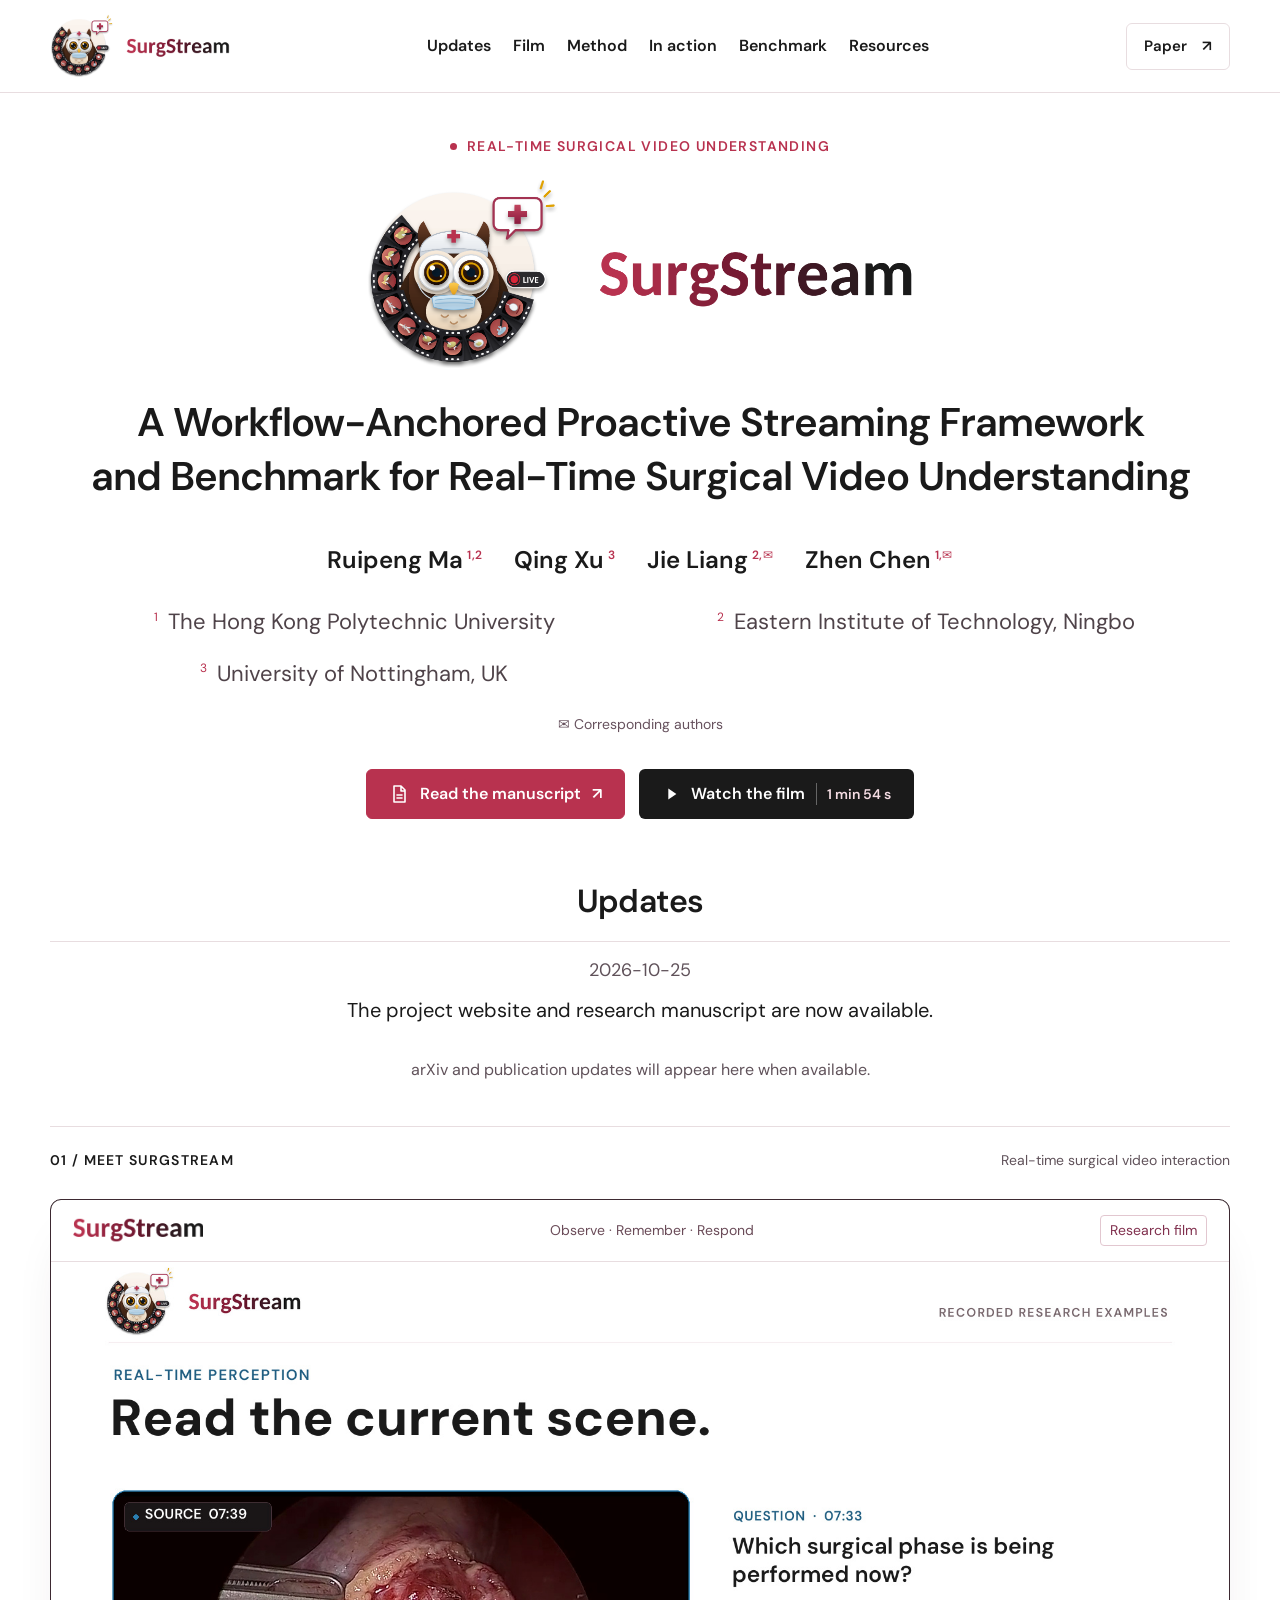
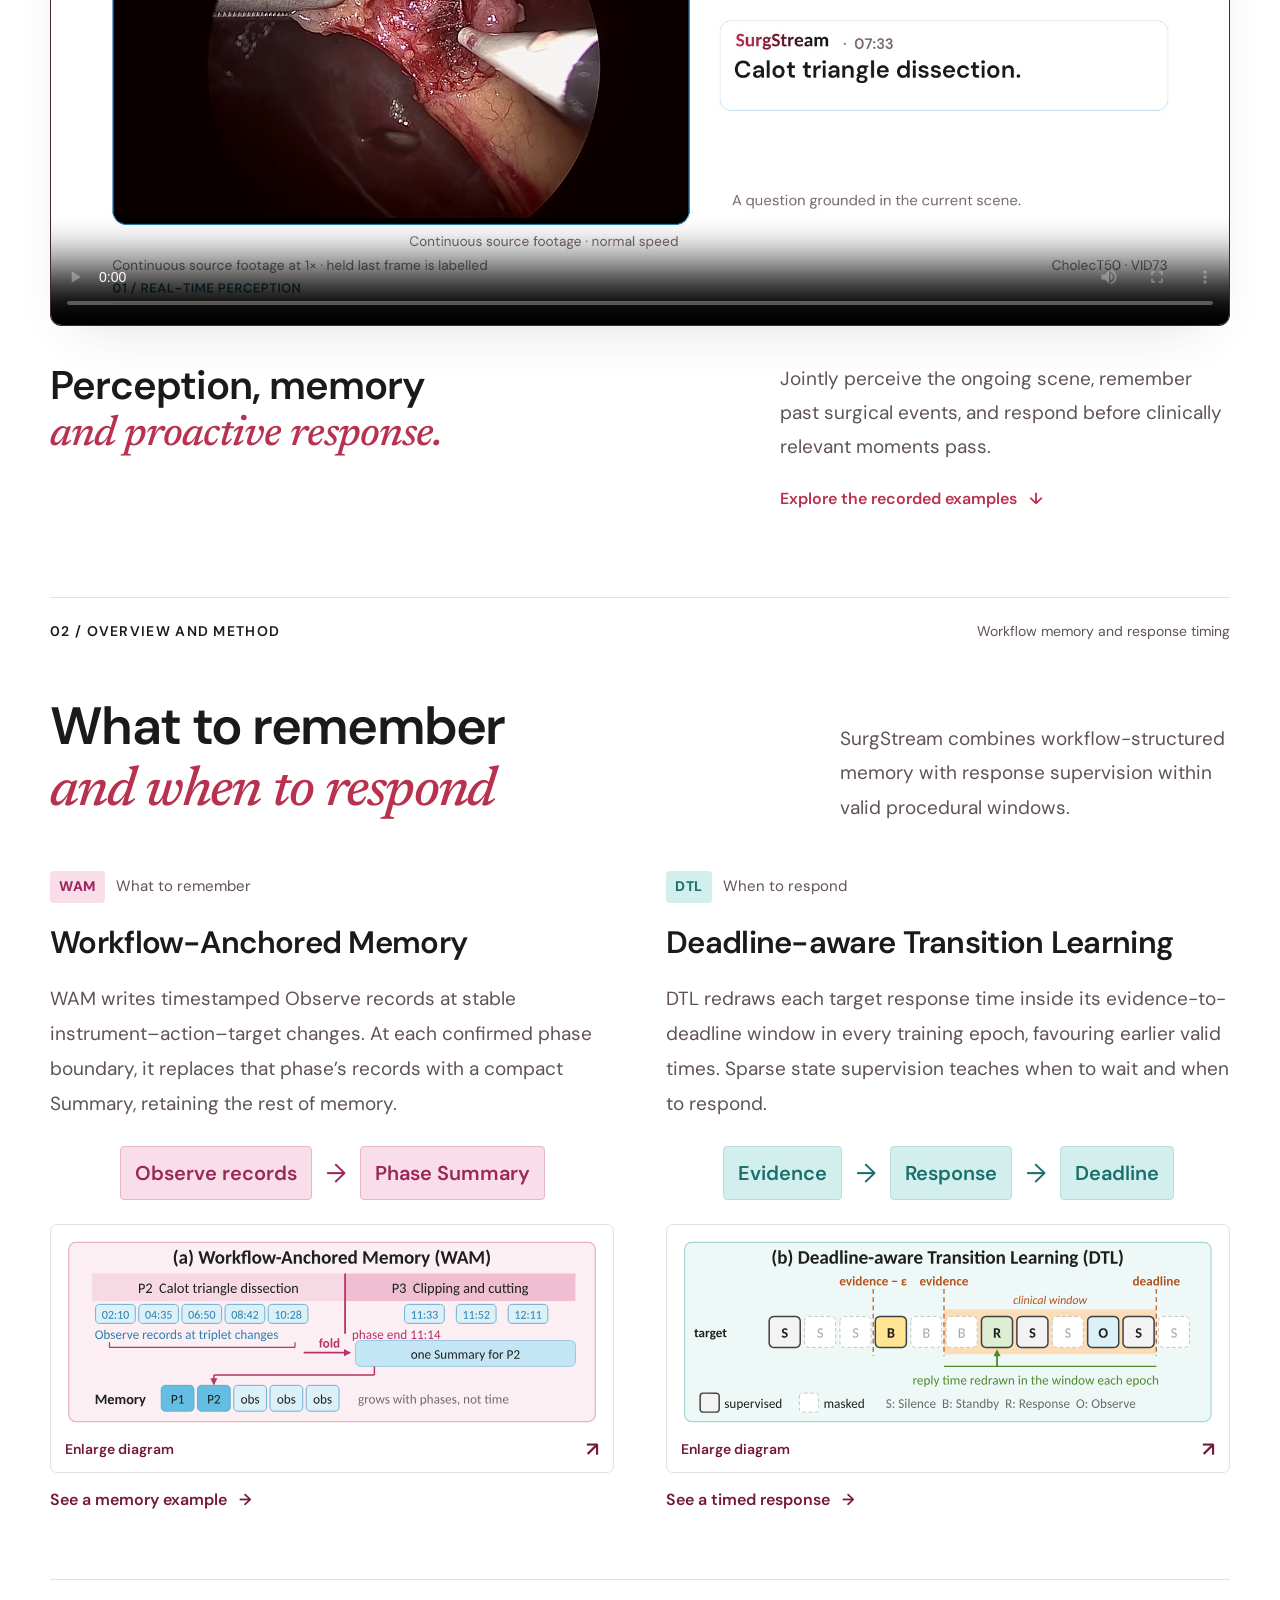
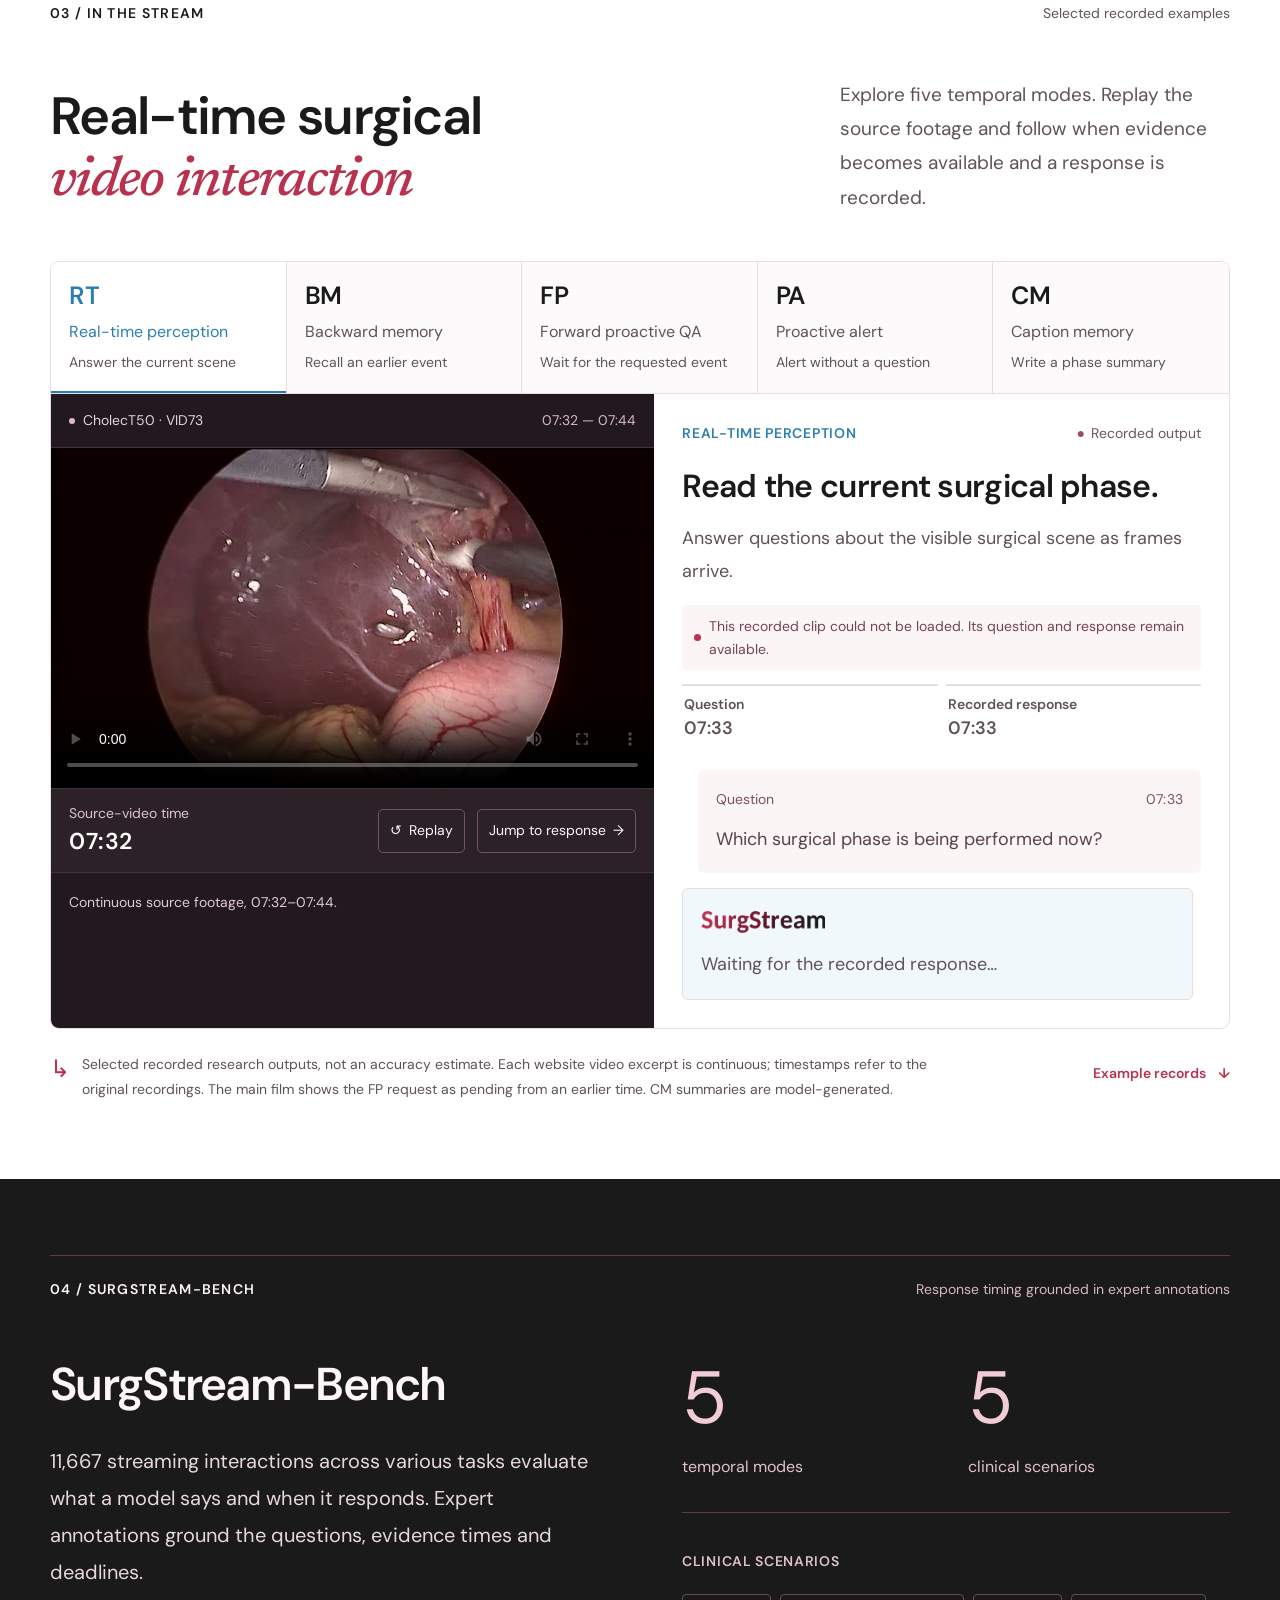
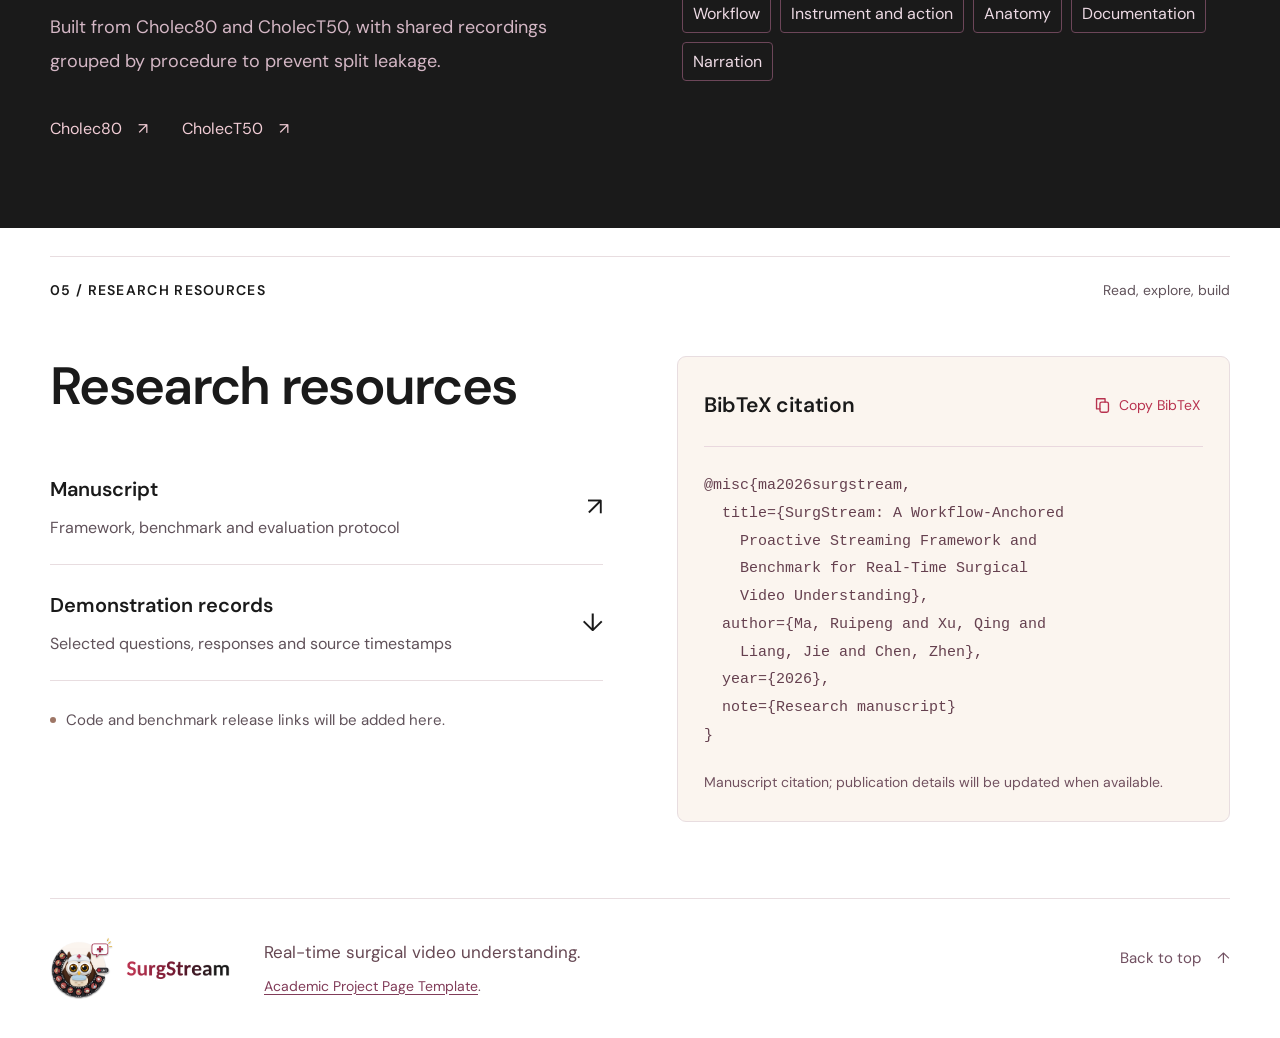
<file: index.html>
<!doctype html>
<html lang="en">
<head>
  <meta charset="utf-8">
  <meta name="viewport" content="width=device-width, initial-scale=1">
  <meta name="theme-color" content="#ffffff">
  <meta name="description" content="SurgStream is a workflow-anchored proactive streaming framework and benchmark for real-time surgical video understanding.">
  <meta name="author" content="Ruipeng Ma, Qing Xu, Jie Liang, Zhen Chen">
  <meta property="og:type" content="website">
  <meta property="og:title" content="SurgStream: A Workflow-Anchored Proactive Streaming Framework and Benchmark for Real-Time Surgical Video Understanding">
  <meta property="og:description" content="A workflow-anchored proactive streaming framework and benchmark for real-time surgical video understanding.">
  <link rel="canonical" href="https://surgstream.github.io/">
  <meta property="og:url" content="https://surgstream.github.io/">
  <meta property="og:image" content="https://surgstream.github.io/assets/promo-poster.jpg?v=0edecefcaf49">
  <title>SurgStream · Real-Time Surgical Video Understanding</title>
  <link rel="icon" type="image/png" href="assets/favicon-transparent.png">
  <link rel="stylesheet" href="styles.css?v=transparent-brand-20261027">
  <script defer src="media-guard.js?v=0f0ef3bf8658"></script>
  <script defer src="assets/demo-data.js?v=da8feba66d77"></script>
  <script defer src="app.js?v=865adc716788"></script>
</head>
<body>
  <a class="skip-link" href="#main">Skip to content</a>
  <header class="site-header home-header">
    <nav class="nav shell" aria-label="Main navigation">
      <a class="wordmark" href="#" aria-label="SurgStream home"><img src="assets/surgstream-logo-transparent.png" alt="SurgStream" width="180" height="61"></a>
      <button id="nav-toggle" class="nav-toggle" type="button" aria-expanded="false" aria-controls="project-nav">Menu <span aria-hidden="true">☰</span></button>
      <div id="project-nav" class="nav-links"><a href="#updates">Updates</a><a href="#film">Film</a><a href="#approach">Method</a><a href="#examples">In action</a><a href="#benchmark">Benchmark</a><a href="#resources">Resources</a></div>
      <a class="nav-paper" href="assets/surgstream-manuscript.pdf?v=1c4fd9ba8629" target="_blank" rel="noopener" aria-label="Read the manuscript">Paper <span aria-hidden="true">↗</span></a>
    </nav>
  </header>
  <main id="main">
    <section class="hero shell" aria-labelledby="project-title">
      <div class="eyebrow hero-eyebrow"><span class="status-dot" aria-hidden="true"></span> Real-time surgical video understanding</div>
      <h1 id="project-title"><img src="assets/surgstream-logo-transparent.png" alt="SurgStream" width="620" height="209" fetchpriority="high"></h1>
      <p class="paper-title">A Workflow-Anchored Proactive Streaming Framework<br class="desktop-break"> and Benchmark for Real-Time Surgical Video Understanding</p>
      <div class="authors" aria-label="Authors"><span>Ruipeng Ma<sup>1,2</sup></span><span>Qing Xu<sup>3</sup></span><span>Jie Liang<sup>2,✉</sup></span><span>Zhen Chen<sup>1,✉</sup></span></div>
      <div class="affiliations"><span><sup>1</sup> The Hong Kong Polytechnic University</span><span><sup>2</sup> Eastern Institute of Technology, Ningbo</span><span><sup>3</sup> University of Nottingham, UK</span></div>
      <p class="corresponding">✉ Corresponding authors</p>
      <div class="hero-actions"><a class="button button-brand" href="assets/surgstream-manuscript.pdf?v=1c4fd9ba8629" target="_blank" rel="noopener"><svg viewBox="0 0 20 20" aria-hidden="true"><path d="M5 2h7l4 4v12H5zM12 2v5h4M8 11h5M8 14h5"/></svg>Read the manuscript <span aria-hidden="true">↗</span></a><a class="button button-dark" href="#film"><svg viewBox="0 0 20 20" aria-hidden="true"><path d="m7 4 9 6-9 6z"/></svg>Watch the film <span class="button-duration">1 min 54 s</span></a></div>
    </section>

    <section id="updates" class="updates-section shell" aria-labelledby="updates-title">
      <h2 id="updates-title">Updates</h2>
      <ul class="updates-list"><li><time datetime="2026-10-25">2026-10-25</time><p>The project website and research manuscript are now available.</p></li></ul>
      <p class="updates-note">arXiv and publication updates will appear here when available.</p>
    </section>

    <section id="film" class="film-section shell" aria-labelledby="film-title">
      <div class="section-kicker"><span>01 / Meet SurgStream</span><span class="kicker-end">Real-time surgical video interaction</span></div>
      <div class="film-frame"><div class="film-bar"><span class="film-brand"><img src="assets/surgstream-logo-transparent.png" alt="SurgStream" width="110" height="28"></span><span>Observe · Remember · Respond</span><span class="film-badge">Research film</span></div><video id="promo-video" controls controlslist="nodownload" playsinline preload="metadata" poster="assets/promo-poster.jpg?v=0edecefcaf49" aria-label="SurgStream promotional research film"><source src="assets/surgstream-promo.mp4?v=eed2dbc1a925" type="video/mp4"><track label="English" kind="captions" srclang="en" src="assets/promo.en.vtt?v=84fad80ef162" default><track label="简体中文" kind="subtitles" srclang="zh" src="assets/promo.zh.vtt?v=e95c519d5979">Your browser does not support embedded video.</video></div>
      <div class="film-caption"><h2 id="film-title">Perception, memory<br><em>and proactive response.</em></h2><div><p>Jointly perceive the ongoing scene, remember past surgical events, and respond before clinically relevant moments pass.</p><a class="text-link" href="#examples">Explore the recorded examples <span aria-hidden="true">↓</span></a></div></div>
    </section>

    <section id="overview" class="overview-section shell section-space" aria-labelledby="overview-title">
      <div class="section-kicker"><span>02 / Overview and method</span><span class="kicker-end">Workflow memory and response timing</span></div>
      <div class="section-heading"><h2 id="overview-title">What to remember<br><em>and when to respond</em></h2><p>SurgStream combines workflow-structured memory with response supervision within valid procedural windows.</p></div>
      <div id="approach" class="method-grid">
        <article class="method-block">
          <div class="method-label"><span>WAM</span><span>What to remember</span></div><h3>Workflow-Anchored Memory</h3><p>WAM writes timestamped Observe records at stable instrument–action–target changes. At each confirmed phase boundary, it replaces that phase’s records with a compact Summary, retaining the rest of memory.</p>
          <div class="method-flow" aria-label="Conceptual workflow memory: observation records become a phase summary"><span class="state observe">Observe records</span><span aria-hidden="true">→</span><span class="state summary">Phase Summary</span></div>
          <figure class="method-figure"><button class="method-figure-button" type="button" data-method-diagram="wam" aria-haspopup="dialog" aria-controls="method-diagram-dialog" aria-label="Enlarge Workflow-Anchored Memory diagram"><img src="assets/method-wam.svg" alt="Workflow-Anchored Memory: structured observations are folded into a phase summary." loading="lazy" decoding="async" draggable="false"><span class="method-figure-action">Enlarge diagram <span aria-hidden="true">↗</span></span></button></figure>
          <a class="text-link method-demo-link" href="?mode=BM#examples" data-example-mode="BM">See a memory example <span aria-hidden="true">→</span></a>
        </article>
        <article class="method-block">
          <div class="method-label"><span>DTL</span><span>When to respond</span></div><h3>Deadline-aware Transition Learning</h3><p>DTL redraws each target response time inside its evidence-to-deadline window in every training epoch, favouring earlier valid times. Sparse state supervision teaches when to wait and when to respond.</p>
          <div class="method-flow" aria-label="Conceptual response timing: response inside the evidence-to-deadline window"><span class="state">Evidence</span><span aria-hidden="true">→</span><span class="state response">Response</span><span aria-hidden="true">→</span><span class="state">Deadline</span></div>
          <figure class="method-figure"><button class="method-figure-button" type="button" data-method-diagram="dtl" aria-haspopup="dialog" aria-controls="method-diagram-dialog" aria-label="Enlarge Deadline-aware Transition Learning diagram"><img src="assets/method-dtl.svg" alt="Deadline-aware Transition Learning: response timing is supervised within an evidence-to-deadline window." loading="lazy" decoding="async" draggable="false"><span class="method-figure-action">Enlarge diagram <span aria-hidden="true">↗</span></span></button></figure>
          <a class="text-link method-demo-link" href="?mode=FP#examples" data-example-mode="FP">See a timed response <span aria-hidden="true">→</span></a>
        </article>
      </div>
    </section>

    <section id="examples" class="examples-section shell section-space" aria-labelledby="examples-title">
      <div class="section-kicker"><span>03 / In the stream</span><span class="kicker-end">Selected recorded examples</span></div>
      <div class="section-heading"><h2 id="examples-title">Real-time surgical<br><em>video interaction</em></h2><p>Explore five temporal modes. Replay the source footage and follow when evidence becomes available and a response is recorded.</p></div>
      <div class="mode-tabs" role="tablist" aria-label="Temporal interaction mode"><button id="tab-RT" role="tab" aria-controls="example-panel" aria-selected="true" tabindex="0" data-mode="RT"><span>RT</span>Real-time perception<small>Answer the current scene</small></button><button id="tab-BM" role="tab" aria-controls="example-panel" aria-selected="false" tabindex="-1" data-mode="BM"><span>BM</span>Backward memory<small>Recall an earlier event</small></button><button id="tab-FP" role="tab" aria-controls="example-panel" aria-selected="false" tabindex="-1" data-mode="FP"><span>FP</span>Forward proactive QA<small>Wait for the requested event</small></button><button id="tab-PA" role="tab" aria-controls="example-panel" aria-selected="false" tabindex="-1" data-mode="PA"><span>PA</span>Proactive alert<small>Alert without a question</small></button><button id="tab-CM" role="tab" aria-controls="example-panel" aria-selected="false" tabindex="-1" data-mode="CM"><span>CM</span>Caption memory<small>Write a phase summary</small></button></div>
      <div id="example-panel" class="example-panel" role="tabpanel" aria-labelledby="tab-RT">
        <div class="example-media">
          <div class="example-media-label"><span class="status-dot" aria-hidden="true"></span><span id="example-source">CholecT50 · VID73</span><span id="example-range">07:32 — 07:44</span></div>
          <div class="example-video-wrap"><video id="example-video" controls controlslist="nodownload" playsinline preload="metadata" aria-label="Selected surgical video example"></video><img id="example-still" class="example-still" alt="" hidden></div>
          <div class="replay-toolbar"><div class="source-clock"><span>Source video</span><time id="example-clock" datetime="PT452S">07:32</time></div><button id="replay-example" type="button"><span aria-hidden="true">↺</span> Replay</button><button id="jump-response" type="button">Jump to response <span aria-hidden="true">→</span></button></div>
          <div id="example-caption" class="example-caption">Continuous source footage, 07:32–07:44.</div>
        </div>
        <div class="example-dialogue">
          <div class="dialogue-header"><span id="example-mode" class="mini-label">Real-time perception</span><span class="recorded-label"><span aria-hidden="true">●</span> Recorded output</span></div>
          <h3 id="example-title">What is happening now?</h3><p id="mode-description" class="mode-description">Answer questions about the visible surgical scene as frames arrive.</p>
          <div class="replay-state"><span class="status-dot" aria-hidden="true"></span><span id="replay-status" role="status" aria-live="polite">Recorded replay · ready to play</span></div>
          <ol id="example-timeline" class="example-timeline" aria-label="Source-video event timeline"></ol>
          <div class="transcript" aria-live="polite"><div class="message query-message"><div class="message-meta"><span id="query-label">Question</span><time id="query-time"></time></div><p id="example-query">A selected question will appear here.</p></div><div class="message answer-message"><div class="message-meta"><span class="answer-brand"><img src="assets/surgstream-logo-transparent.png" alt="SurgStream" width="94" height="24"></span><time id="answer-time"></time></div><p id="example-answer">A recorded model response will appear here.</p></div></div>
          <div id="example-records" class="example-records" hidden></div>
        </div>
      </div>
      <div class="example-note"><span class="note-mark" aria-hidden="true">↳</span><p id="source-note">Selected recorded research outputs, not an accuracy estimate. Each website video excerpt is continuous; timestamps refer to the original recordings. The main film shows the FP request as pending from an earlier time. CM summaries are model-generated.</p><a class="text-link" href="assets/demo-data.json?v=ef4e481a27ef" download>Example records <span aria-hidden="true">↓</span></a></div>
    </section>

    <section id="benchmark" class="benchmark-section section-space" aria-labelledby="benchmark-title"><div class="shell">
      <div class="section-kicker"><span>04 / SurgStream-Bench</span><span class="kicker-end">Response timing grounded in expert annotations</span></div>
      <div class="benchmark-grid">
        <div><h2 id="benchmark-title">SurgStream-Bench</h2><p class="benchmark-intro">11,667 streaming interactions across various tasks evaluate what a model says and when it responds. Expert annotations ground the questions, evidence times and deadlines.</p><p class="benchmark-detail">Built from Cholec80 and CholecT50, with shared recordings grouped by procedure to prevent split leakage.</p><div class="dataset-links"><a href="https://camma.unistra.fr/datasets/" target="_blank" rel="noopener">Cholec80 <span aria-hidden="true">↗</span></a><a href="https://github.com/CAMMA-public/cholect50" target="_blank" rel="noopener">CholecT50 <span aria-hidden="true">↗</span></a></div></div>
        <div class="benchmark-facts"><div class="benchmark-numbers"><div><strong>5</strong><span>temporal modes</span></div><div><strong>5</strong><span>clinical scenarios</span></div></div><div class="benchmark-scenarios"><span class="mini-label">Clinical scenarios</span><div><span>Workflow</span><span>Instrument and action</span><span>Anatomy</span><span>Documentation</span><span>Narration</span></div></div></div>
      </div>
    </div></section>

    <section id="resources" class="resources-section shell section-space" aria-labelledby="resources-title"><div class="section-kicker"><span>05 / Research resources</span><span class="kicker-end">Read, explore, build</span></div><div class="resource-grid"><div><h2 id="resources-title">Research resources</h2><a class="resource-item" href="assets/surgstream-manuscript.pdf?v=1c4fd9ba8629" target="_blank" rel="noopener"><span><strong>Manuscript</strong><small>Framework, benchmark and evaluation protocol</small></span><span aria-hidden="true">↗</span></a><a class="resource-item" href="assets/demo-data.json?v=ef4e481a27ef" download><span><strong>Demonstration records</strong><small>Selected questions, responses and source timestamps</small></span><span aria-hidden="true">↓</span></a><div class="release-note"><span class="status-dot" aria-hidden="true"></span><p>Code and benchmark release links will be added here.</p></div></div><aside id="citation" class="citation-card" aria-labelledby="citation-title"><div class="citation-heading"><h3 id="citation-title">BibTeX citation</h3><button id="copy-citation" type="button" aria-label="Copy BibTeX citation"><svg viewBox="0 0 20 20" aria-hidden="true"><rect x="7" y="6" width="10" height="12" rx="2"/><path d="M13 6V2H3v12h4"/></svg><span>Copy BibTeX</span></button></div><pre><code id="bibtex">@misc{ma2026surgstream,
  title={SurgStream: A Workflow-Anchored
    Proactive Streaming Framework and
    Benchmark for Real-Time Surgical
    Video Understanding},
  author={Ma, Ruipeng and Xu, Qing and
    Liang, Jie and Chen, Zhen},
  year={2026},
  note={Research manuscript}
}</code></pre><p class="citation-note">Manuscript citation; publication details will be updated when available.</p><span id="copy-status" class="sr-only" role="status" aria-live="polite"></span></aside></div></section>
    <dialog id="method-diagram-dialog" class="method-diagram-dialog" aria-labelledby="method-diagram-title">
      <div class="method-dialog-heading"><h2 id="method-diagram-title">Method diagram</h2><div class="method-dialog-actions"><button id="zoom-method-diagram" type="button" aria-pressed="false">Zoom in</button><button id="close-method-diagram" type="button" aria-label="Close diagram">Close <span aria-hidden="true">×</span></button></div></div>
      <div class="method-diagram-scroll" tabindex="0" role="region" aria-label="Method diagram"><img id="expanded-method-diagram" alt="" draggable="false"></div>
    </dialog>
  </main>
  <footer class="site-footer shell"><a class="wordmark" href="#"><img src="assets/surgstream-logo-transparent.png" alt="SurgStream" width="180" height="61"></a><div><p>Real-time surgical video understanding.</p><small><a href="https://github.com/eliahuhorwitz/Academic-project-page-template" target="_blank" rel="noopener">Academic Project Page Template</a>.</small></div><a class="back-top" href="#">Back to top <span aria-hidden="true">↑</span></a></footer>
</body>
</html>
</file>
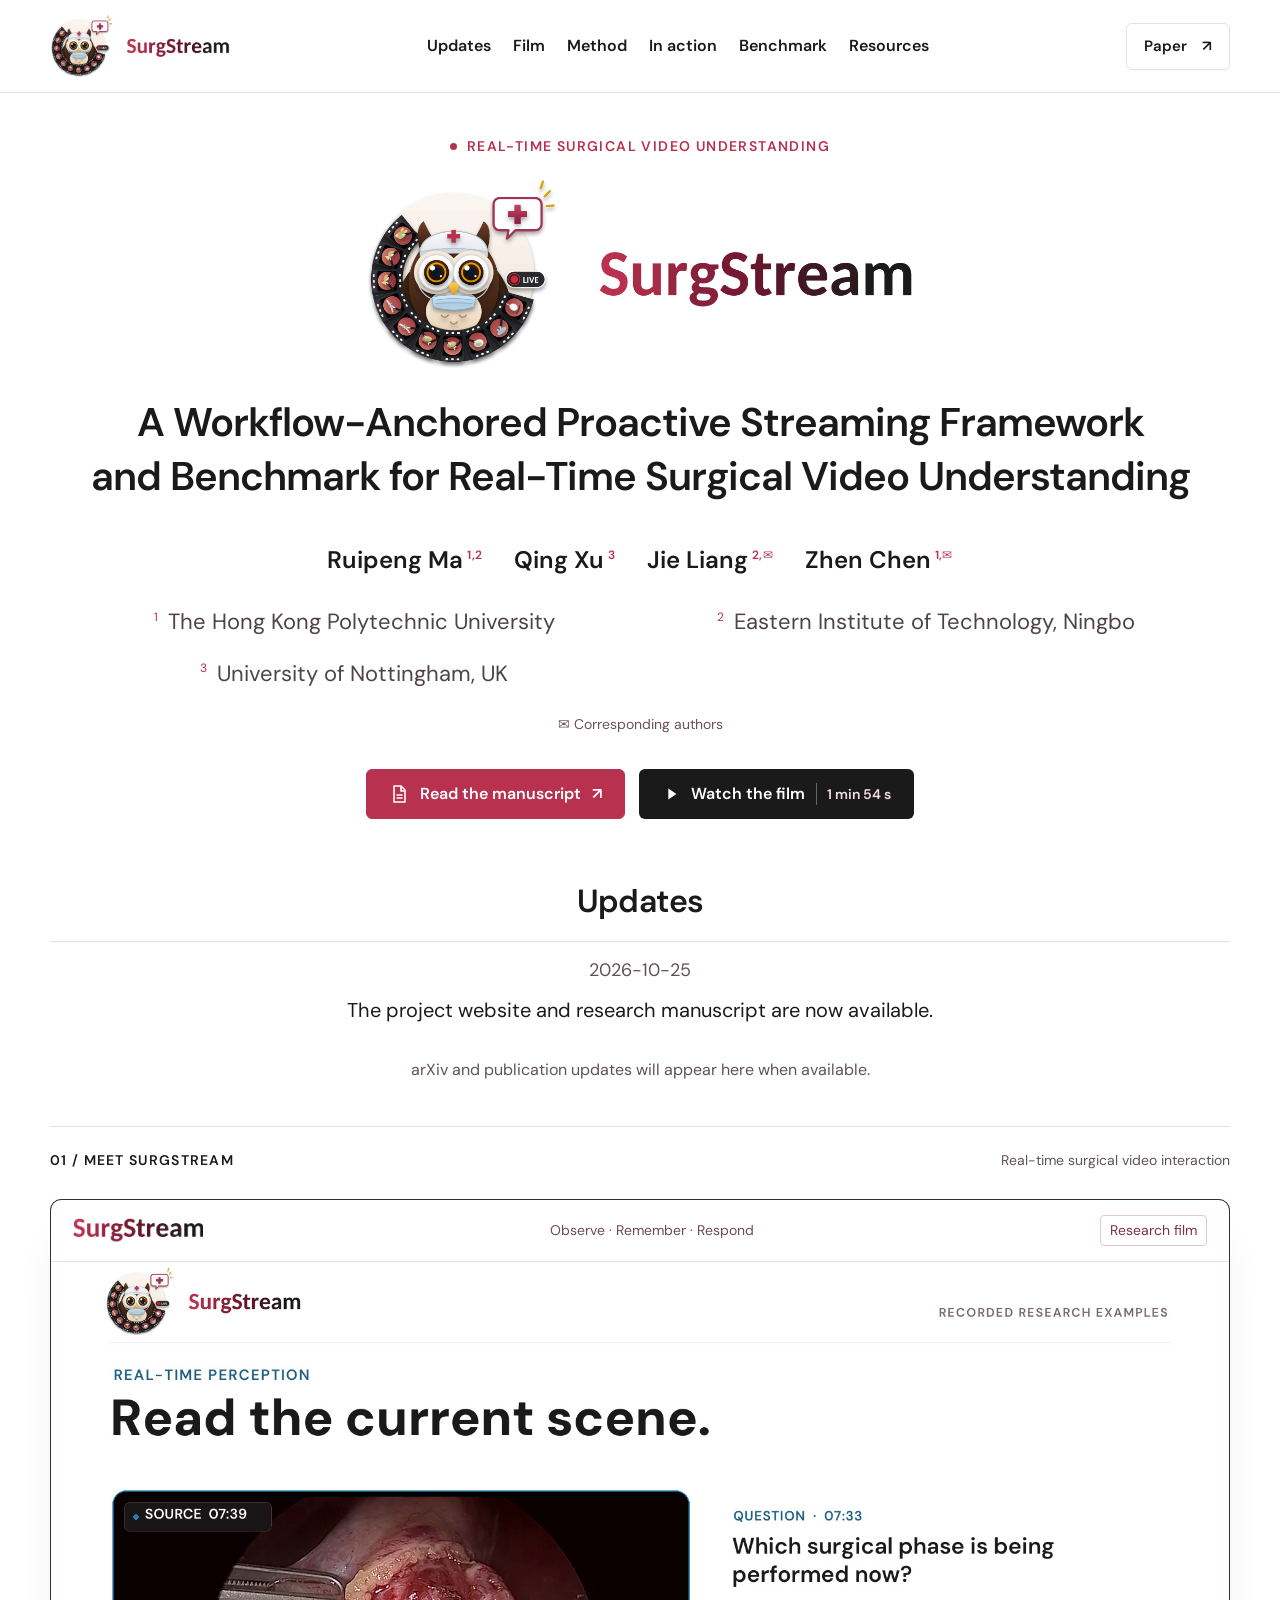
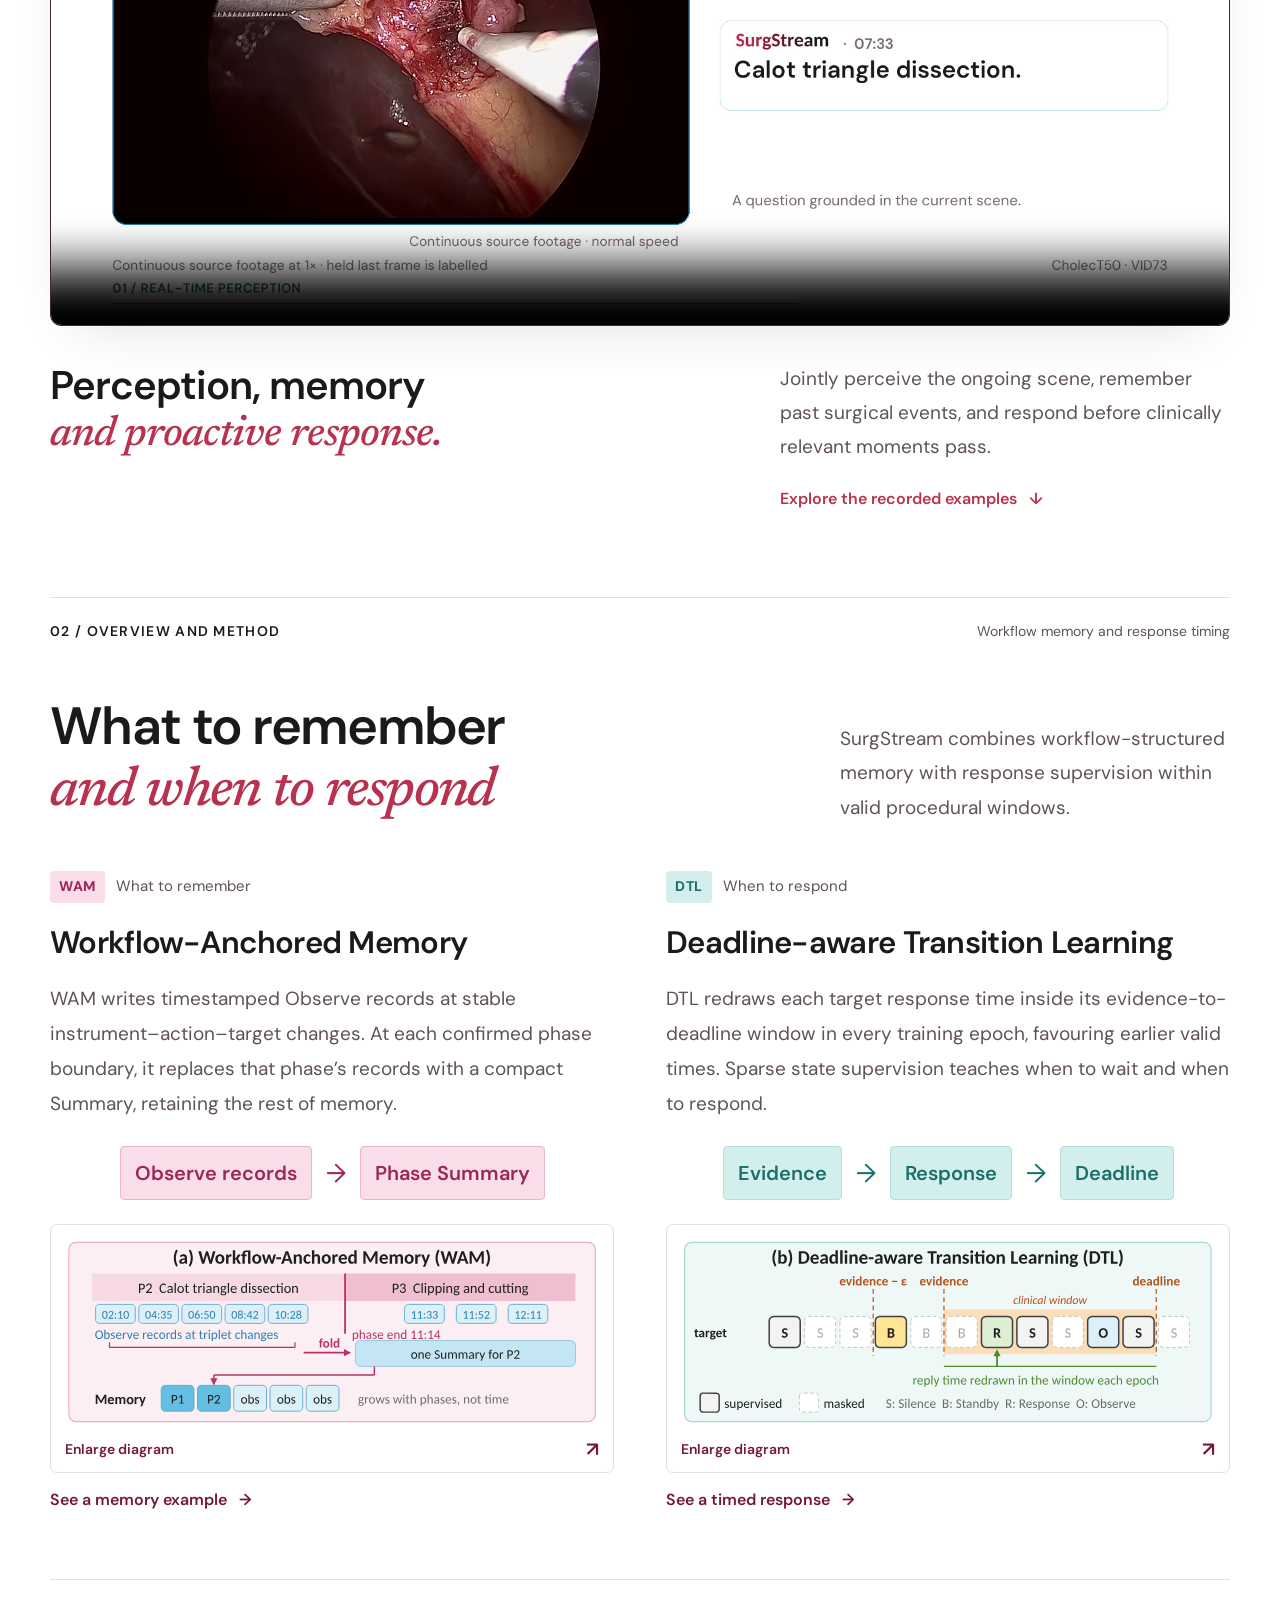
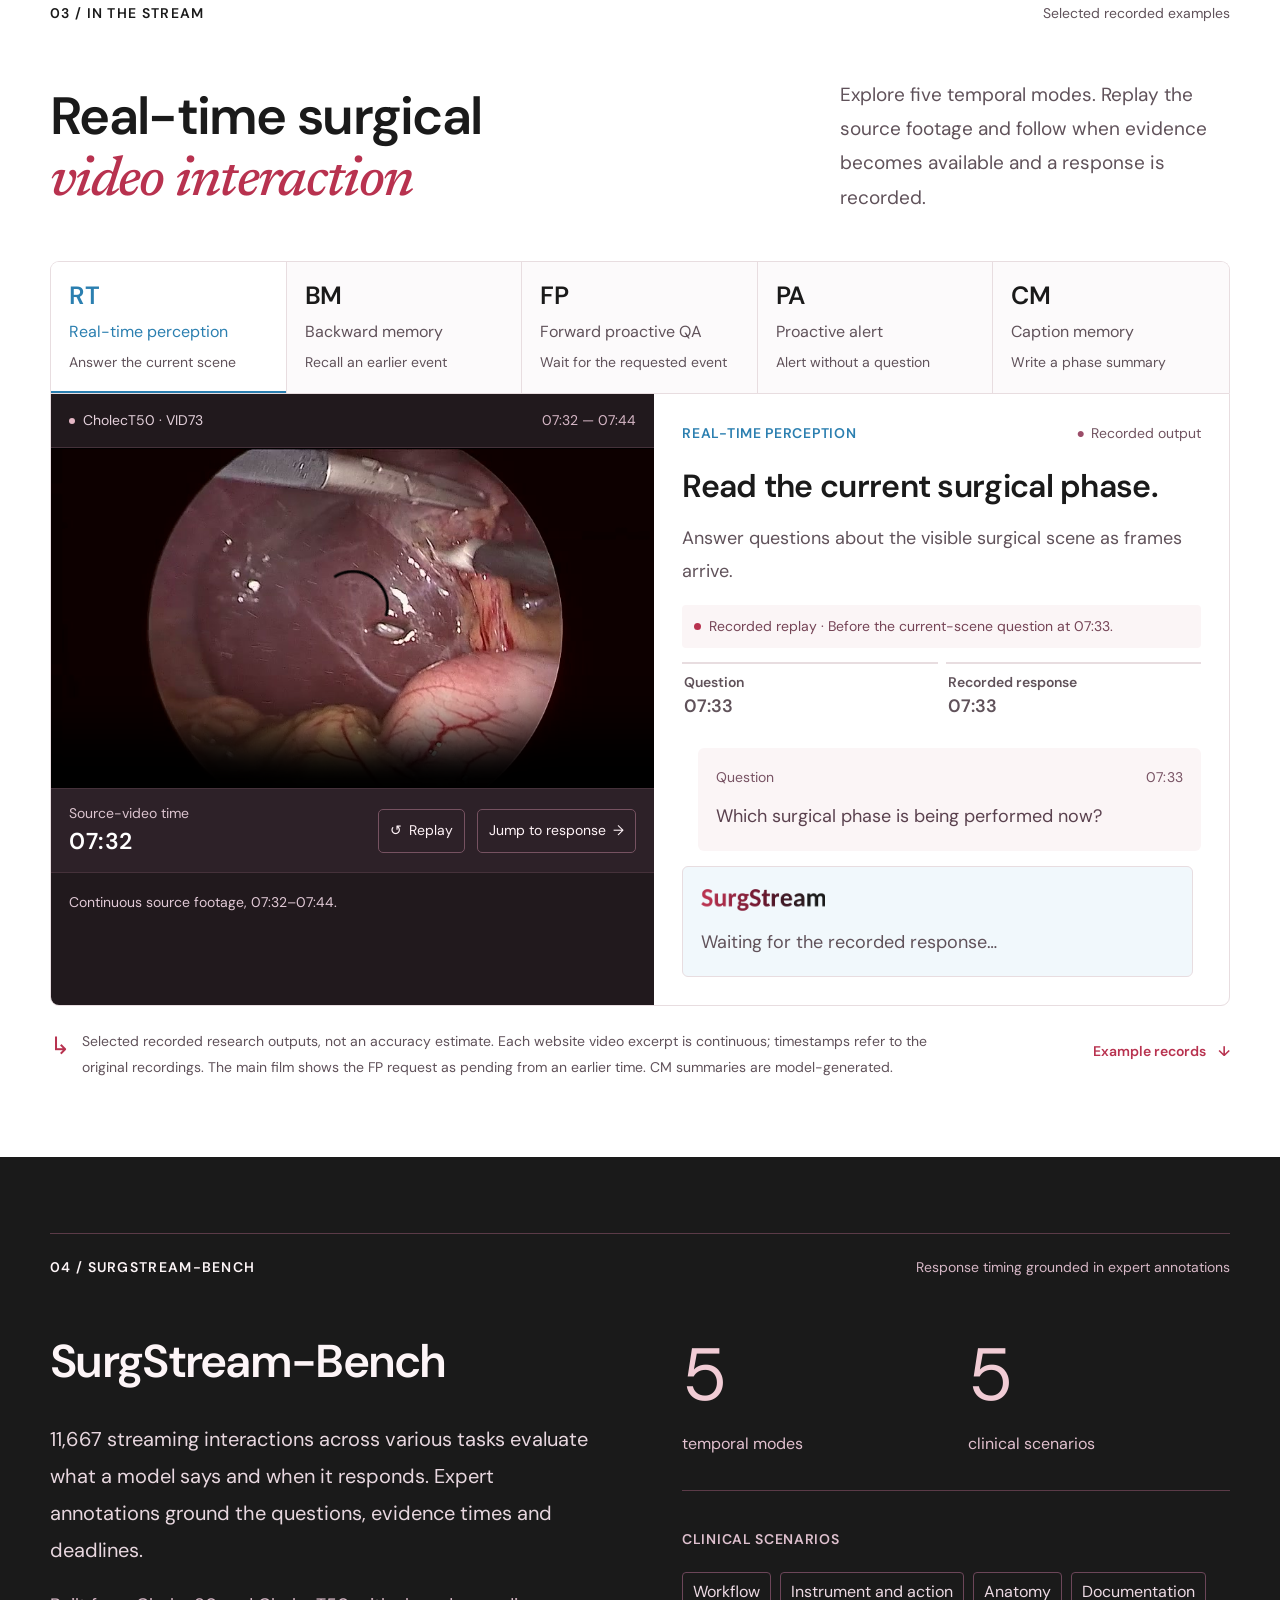
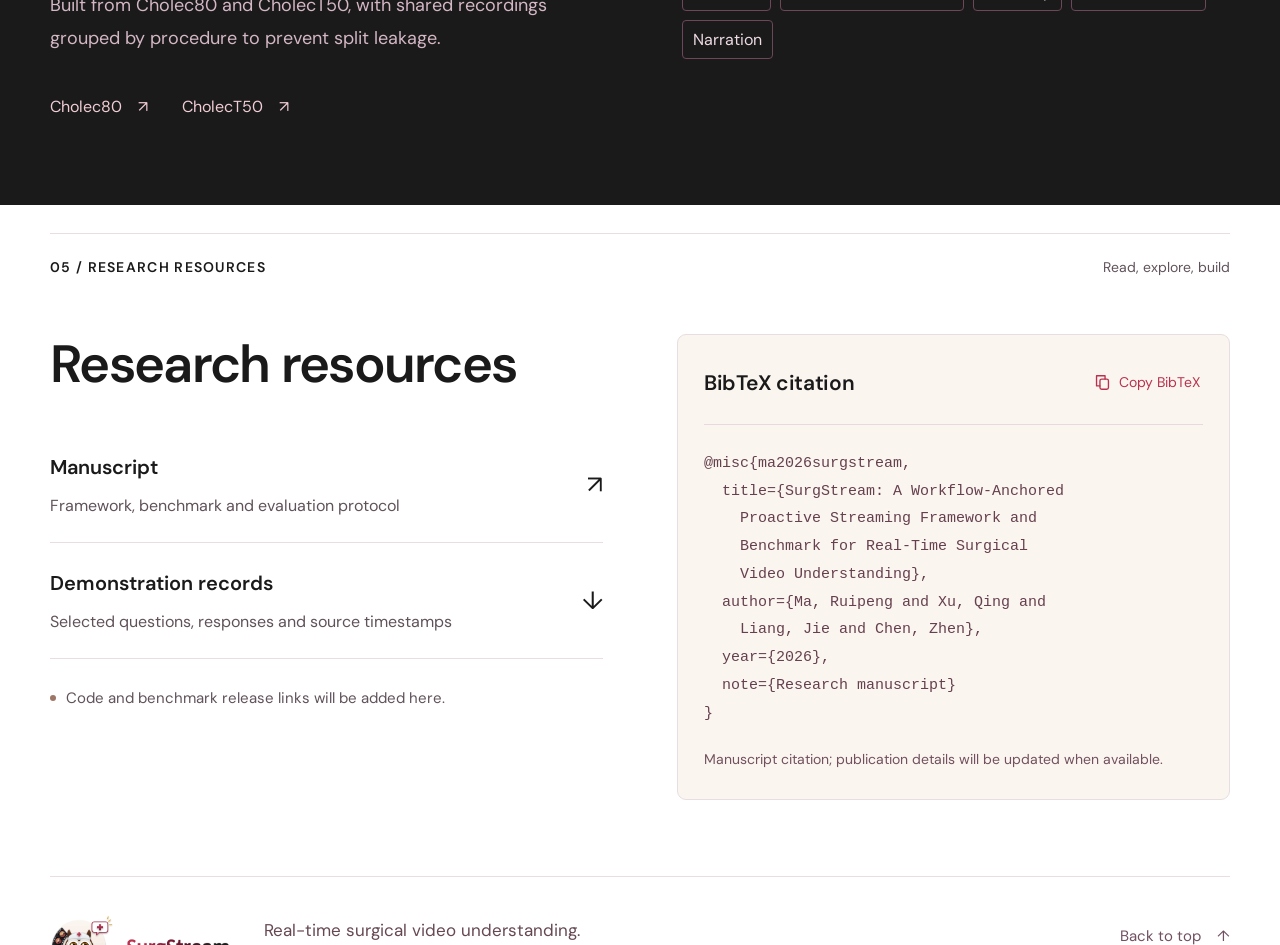
<file: benchmark.html>
<!doctype html>
<html lang="en">
<head>
  <meta charset="utf-8">
  <meta name="viewport" content="width=device-width, initial-scale=1">
  <meta http-equiv="refresh" content="0; url=index.html#benchmark">
  <link rel="canonical" href="https://surgstream.github.io/#benchmark">
  <title>SurgStream-Bench · SurgStream</title>
</head>
<body>
  <p><a href="index.html#benchmark">Continue to SurgStream-Bench.</a></p>
</body>
</html>
</file>
<file: styles.css>
@font-face {
  font-family: "DM Sans";
  src: url("assets/dm-sans-regular.ttf") format("truetype");
  font-style: normal;
  font-weight: 400;
  font-display: swap;
}
@font-face {
  font-family: "DM Sans";
  src: url("assets/dm-sans-semibold.ttf") format("truetype");
  font-style: normal;
  font-weight: 500 650;
  font-display: swap;
}
@font-face {
  font-family: "DM Sans";
  src: url("assets/dm-sans-bold.ttf") format("truetype");
  font-style: normal;
  font-weight: 700 1000;
  font-display: swap;
}
@font-face {
  font-family: "Newsreader";
  src: url("assets/newsreader-italic.ttf") format("truetype");
  font-style: italic;
  font-weight: 400 600;
  font-display: swap;
}

:root {
  --paper: #ffffff;
  --ink: #1a1a1a;
  --muted: #60525a;
  --brand: #b8324f;
  --brand-deep: #761a33;
  --accent: #f1ccd5;
  --line: #e8dde0;
  --soft: #fbf5ef;
  --serif: "Newsreader", Georgia, serif;
  --sans: "DM Sans", "Avenir Next", sans-serif;
}

/* Shared type and layout */
* { box-sizing: border-box; }
html { scroll-behavior: smooth; scroll-padding-top: 110px; }
body {
  margin: 0;
  background: var(--paper);
  color: var(--ink);
  font-family: var(--sans);
  font-size: 20px;
  line-height: 1.8;
  -webkit-font-smoothing: antialiased;
}
a { color: inherit; text-decoration: none; }
button { font: inherit; color: inherit; }
a, button { -webkit-tap-highlight-color: transparent; }
a:focus-visible, button:focus-visible, video:focus-visible {
  outline: 3px solid var(--brand);
  outline-offset: 5px;
}
::selection { color: var(--ink); background: var(--accent); }
svg {
  fill: none;
  stroke: currentColor;
  stroke-width: 1.6;
  stroke-linecap: round;
  stroke-linejoin: round;
}
img, video { max-width: 100%; -webkit-user-drag: none; user-select: none; -webkit-touch-callout: none; }
h1, h2, h3, h4, p { margin: 0; }
h2 {
  font-size: clamp(42px, 4.1vw, 56px);
  line-height: 1.16;
  font-weight: 550;
  letter-spacing: -1.7px;
}
h3 { font-size: 30px; line-height: 1.35; letter-spacing: -.7px; }
h2 em, h3 em {
  font-family: var(--serif);
  font-size: 1.06em;
  font-weight: 400;
  color: var(--brand);
}
p { color: var(--muted); }
.shell { width: min(1180px, calc(100% - 80px)); margin-inline: auto; }
.section-space { padding-block: 76px; }
.overview-section.section-space { padding-bottom: 28px; }
.examples-section.section-space { padding-top: 28px; }
.section-kicker {
  display: flex;
  justify-content: space-between;
  align-items: flex-start;
  gap: 24px;
  padding: 22px 0 28px;
  border-top: 1px solid var(--line);
  font-size: 14px;
  line-height: 1.6;
  font-weight: 650;
  text-transform: uppercase;
  letter-spacing: 1.3px;
}
.kicker-end { color: var(--muted); font-weight: 400; text-transform: none; letter-spacing: 0; }
.section-heading {
  display: flex;
  align-items: flex-end;
  justify-content: space-between;
  gap: 56px;
  margin: 26px 0 46px;
}
.section-heading > p { width: 390px; flex-shrink: 0; font-size: 19px; line-height: 1.8; }
.mini-label { font-size: 14px; line-height: 1.6; font-weight: 650; letter-spacing: .7px; text-transform: uppercase; }
.status-dot { display: inline-block; width: 7px; height: 7px; border-radius: 50%; background: var(--brand); flex-shrink: 0; }
.text-link { display: inline-flex; align-items: center; gap: 12px; min-height: 44px; font-size: 16px; font-weight: 600; }
.text-link > span { transition: transform .2s; }
.text-link:hover > span { transform: translate(2px, -2px); }
.skip-link { position: fixed; top: -100px; left: 20px; z-index: 20; padding: 12px 20px; background: var(--ink); color: white; }
.skip-link:focus { top: 12px; }
.sr-only {
  position: absolute;
  width: 1px;
  height: 1px;
  margin: -1px;
  padding: 0;
  overflow: hidden;
  clip: rect(0,0,0,0);
  white-space: nowrap;
  border: 0;
}

/* Academic project header and author block */
.site-header { position: sticky; top: 0; z-index: 15; border-bottom: 1px solid var(--line); background: #fffffff5; backdrop-filter: blur(14px); }
.nav { min-height: 92px; display: flex; align-items: center; justify-content: space-between; gap: 32px; padding-block: 10px; }
.wordmark { display: inline-flex; align-items: center; flex-shrink: 0; }
.wordmark img { display: block; width: 180px; height: auto; }
.nav-links { display: flex; flex-wrap: wrap; align-items: center; gap: 28px; font-size: 16px; font-weight: 500; }
.nav-links a { display: inline-flex; align-items: center; min-height: 44px; transition: color .15s; }
.nav-links a:hover { color: var(--brand); }
.nav-links a[aria-current="location"] { color: var(--brand); text-decoration: underline; text-underline-offset: 8px; text-decoration-thickness: 2px; }
.nav-toggle { display: none; align-items: center; justify-content: center; gap: 8px; min-height: 44px; padding: 7px 12px; border: 1px solid var(--line); border-radius: 6px; background: white; font-size: 16px; cursor: pointer; }
.home-header .nav-links { gap: 22px; }
.nav-paper {
  display: inline-flex;
  align-items: center;
  justify-content: center;
  gap: 15px;
  min-height: 46px;
  padding: 9px 17px;
  border: 1px solid var(--line);
  border-radius: 6px;
  font-size: 15px;
  font-weight: 600;
  transition: border-color .2s, background .2s;
}
.nav-paper:hover { background: var(--soft); border-color: var(--brand); }
.hero { text-align: center; padding-top: 42px; padding-bottom: 42px; }
.eyebrow { display: flex; align-items: center; justify-content: center; gap: 10px; font-size: 14px; line-height: 1.6; font-weight: 650; text-transform: uppercase; letter-spacing: 1.4px; }
.hero-eyebrow { color: var(--brand); }
.hero h1 { width: 550px; max-width: 100%; margin: 20px auto 0; line-height: 0; letter-spacing: normal; }
.hero h1 img { display: block; width: 100%; height: auto; }
.paper-title { max-width: 1120px; margin: 24px auto 0; font-size: 40px; line-height: 1.35; letter-spacing: -1px; font-weight: 500; color: var(--ink); }
.authors { display: flex; justify-content: center; align-items: baseline; flex-wrap: wrap; gap: 12px 32px; margin-top: 38px; font-size: 24px; line-height: 1.6; font-weight: 550; }
.authors > span { white-space: nowrap; }
.authors sup { margin-left: 4px; color: var(--brand); font-size: 12px; letter-spacing: .2px; }
.affiliations { display: grid; grid-template-columns: repeat(2, minmax(0,1fr)); align-items: start; gap: 16px 44px; max-width: 1100px; margin: 25px auto 0; color: #4f4349; font-size: 22px; line-height: 1.6; }
.affiliations > span { min-width: 0; }
.affiliations sup { font-size: 12px; margin-right: 4px; color: var(--brand); }
.corresponding { margin-top: 21px; font-size: 14px; color: #67525e; }
.hero-actions { display: flex; justify-content: center; align-items: center; flex-wrap: wrap; gap: 14px; margin-top: 32px; }
.button { display: inline-flex; align-items: center; justify-content: center; gap: 11px; min-height: 50px; padding: 11px 22px; border: 1px solid transparent; border-radius: 6px; font-size: 16px; line-height: 1.6; font-weight: 550; transition: background .2s, transform .2s, border-color .2s; }
.button:hover { transform: translateY(-2px); }
.button svg { width: 20px; height: 20px; flex-shrink: 0; }
.button-dark { background: var(--ink); color: white; }
.button-dark svg { width: 18px; height: 18px; fill: currentColor; stroke: none; }
.button-dark:hover { background: var(--brand-deep); }
.button-duration { padding-left: 10px; border-left: 1px solid #ffffff55; font-size: 14px; color: #f4dce3; }
.button-light { border-color: var(--line); background: white; color: var(--ink); }
.button-light:hover { border-color: var(--brand); }
.button-brand { background: var(--brand); color: white; border-color: var(--brand); }
.button-brand:hover { background: var(--brand-deep); border-color: var(--brand-deep); }
.hero-note { margin-top: 28px; font-size: 17px; line-height: 1.8; color: #67555f; }
.hero-jump { display: flex; justify-content: center; flex-wrap: wrap; gap: 4px 30px; margin-top: 20px; }
.hero-jump a { display: inline-flex; align-items: center; min-height: 44px; font-size: 16px; color: #694551; text-decoration: underline; text-decoration-color: #d7bac5; text-underline-offset: 6px; }
.hero-jump a:hover { color: var(--brand); text-decoration-color: var(--brand); }

/* Compact dated project updates */
.updates-section { padding-block: 20px 42px; }
.updates-section h2 { font-size: 32px; line-height: 1.25; font-weight: 550; letter-spacing: -.65px; text-align: center; }
.updates-list { list-style: none; margin: 20px 0 0; padding: 0; }
.updates-list li { display: grid; grid-template-columns: 1fr; align-items: center; justify-items: center; gap: 6px; padding-block: 13px; border-top: 1px solid var(--line); text-align: center; }
.updates-list time { color: var(--muted); font-size: 18px; line-height: 1.75; font-variant-numeric: tabular-nums; text-align: center; }
.updates-list p { min-width: 0; color: var(--ink); font-size: 20px; line-height: 1.75; overflow-wrap: anywhere; text-align: center; }
.updates-list a { color: var(--brand-deep); text-decoration: underline; text-underline-offset: 4px; }
.updates-note { margin-top: 15px; color: var(--muted); font-size: 16px; line-height: 1.75; text-align: center; }

/* Film and project overview */
.film-frame { overflow: hidden; border: 1px solid #3d2931; border-radius: 11px; background: #1b1518; box-shadow: 0 22px 55px -30px #38232b33; }
.film-bar { min-height: 62px; display: flex; align-items: center; justify-content: space-between; gap: 20px; padding: 12px 22px; background: white; color: #6a4b58; border-bottom: 1px solid var(--line); font-size: 14px; line-height: 1.6; }
.film-brand { display: inline-flex; align-items: center; flex-shrink: 0; }

.film-badge { padding: 3px 9px; border: 1px solid #e2c7d0; border-radius: 4px; color: #80304e; font-size: 14px; white-space: nowrap; }
.film-frame video { display: block; width: 100%; aspect-ratio: 16/9; object-fit: contain; background: #1b1518; }
.film-caption { display: flex; justify-content: space-between; align-items: flex-start; gap: 64px; padding-top: 36px; }
.film-caption h2 { font-size: 40px; letter-spacing: -1px; }
.film-caption > div { width: 450px; }
.film-caption p { font-size: 19px; line-height: 1.8; margin-bottom: 13px; }
.film-caption .text-link { color: var(--brand); }
.intro-grid { display: grid; grid-template-columns: minmax(0,1fr) minmax(0,1fr); gap: 74px; margin-top: 26px; }
.intro-copy p { font-size: 20px; line-height: 1.85; }
.intro-copy p + p { margin-top: 20px; }
.principles { display: grid; grid-template-columns: repeat(3,minmax(0,1fr)); gap: 36px; margin-top: 54px; }
.principles > div { padding-left: 20px; border-left: 1px solid var(--line); }
.principle-index { color: var(--brand); font-size: 14px; font-weight: 600; }
.principles h3 { margin-top: 10px; font-size: 24px; line-height: 1.4; font-weight: 550; letter-spacing: -.5px; }
.principles p { margin-top: 13px; font-size: 18px; line-height: 1.8; }

/* Framework, with semantic WAM rose and DTL teal */
.approach-section { background: var(--soft); }
.approach-section .section-kicker { border-color: #e9d7dd; }
.framework { display: grid; grid-template-columns: minmax(0,1fr) 25px minmax(0,1.15fr) 25px minmax(0,1fr); align-items: center; gap: 22px; padding: 32px; border: 1px solid #e5d4db; border-radius: 10px; background: #ffffffc9; margin-bottom: 54px; }
.framework-input { min-width: 0; }
.diagram-label { display: block; font-size: 14px; font-weight: 600; line-height: 1.6; letter-spacing: .7px; text-transform: uppercase; color: var(--muted); margin-bottom: 16px; }
.framework-input > div { display: flex; align-items: center; gap: 12px; margin-top: 13px; font-size: 16px; line-height: 1.6; }
.framework-input svg { width: 21px; height: 21px; flex-shrink: 0; color: var(--brand); stroke-width: 1.4; }
.diagram-arrow { font-size: 27px; color: #957483; }
.framework-model { display: flex; flex-direction: column; align-items: center; justify-content: center; min-width: 0; padding: 26px 18px; border: 1px solid #d9b0be; border-radius: 10px; background: white; }
.framework-model img { display: block; width: 240px; max-width: 100%; height: auto; margin-bottom: 14px; }
.framework-model > span { max-width: 240px; text-align: center; font-size: 14px; line-height: 1.7; color: var(--muted); }
.framework-output { display: flex; flex-wrap: wrap; align-content: flex-start; gap: 9px; min-width: 0; }
.framework-output .diagram-label { width: 100%; margin-bottom: 6px; }
.state { display: inline-block; padding: 5px 10px; border-radius: 4px; border: 1px solid #e9cdd7; background: #f8e8ee; color: #854357; font-size: 14px; line-height: 1.6; }
.state.response { background: #f4d9e2; color: #8a2846; }
.state.summary { background: #f4dee8; color: #8b3455; }
.state.quiet { background: #f3f0f1; color: #74616a; border-color: #e8e1e4; }
.method-grid { display: grid; grid-template-columns: repeat(2,minmax(0,1fr)); gap: 52px; }
.method-label { display: flex; align-items: center; flex-wrap: wrap; gap: 11px; font-size: 15px; line-height: 1.7; color: var(--muted); }
.method-label > span:first-child { padding: 4px 9px; border-radius: 4px; font-size: 14px; font-weight: 700; letter-spacing: .5px; }
.method-block:first-child .method-label > span:first-child { color: #a1255d; background: #f9dde8; }
.method-block:nth-child(2) .method-label > span:first-child { color: #1a6f6c; background: #d3efed; }
.method-block h3 { font-size: 31px; line-height: 1.3; letter-spacing: -.7px; font-weight: 550; margin-top: 20px; }
.method-block:first-child h3 em { color: #b8326b; }
.method-block:nth-child(2) h3 em { color: #0f7c7a; }
.method-block > p { font-size: 19px; line-height: 1.85; margin-top: 18px; }
.method-block strong { font-weight: 600; color: #55404a; }
.method-flow { display: flex; align-items: center; justify-content: center; flex-wrap: nowrap; gap: 12px; margin-top: 24px; color: #7b5a6c; font-size: 20px; }
.method-flow .state { display: inline-flex; align-items: center; justify-content: center; min-width: 0; max-width: 100%; min-height: 54px; padding: 10px 14px; font-size: 20px; line-height: 1.5; font-weight: 550; text-align: center; }
.method-flow > span[aria-hidden="true"] { display: inline-flex; align-items: center; justify-content: center; flex: 0 0 auto; min-width: 24px; font-size: 26px; line-height: 1; }
.method-block:first-child .method-flow { color: #9a265a; }
.method-block:nth-child(2) .method-flow { color: #1a6f6c; }
.method-block:first-child .method-flow .state { color: #9a265a; background: #f9dde8; border-color: #e9b5cc; }
.method-block:nth-child(2) .method-flow .state { color: #1a6f6c; background: #d3efed; border-color: #b7ded9; }

/* Original vector method panels and their same-page viewer. */
.method-figure { min-width: 0; margin: 24px 0 0; }
.method-figure-button { display: flex; flex-direction: column; align-items: stretch; width: 100%; min-width: 0; padding: 14px 14px 0; overflow: hidden; border: 1px solid var(--line); border-radius: 7px; background: white; color: var(--brand-deep); text-align: left; cursor: zoom-in; transition: border-color .2s; }
.method-figure-button:hover { border-color: var(--brand); }
.method-figure-button img { display: block; width: 100%; height: auto; aspect-ratio: 445 / 156; object-fit: contain; background: white; user-select: none; -webkit-user-drag: none; }
.method-figure-action { display: flex; align-items: center; justify-content: space-between; gap: 12px; min-height: 46px; padding: 10px 0; font-size: 14px; line-height: 1.6; font-weight: 600; }
.method-figure-action > span { font-size: 20px; line-height: 1; }
.method-demo-link { margin-top: 6px; color: var(--brand-deep); }
.method-diagram-dialog { width: 1400px; max-width: calc(100vw - 48px); max-height: calc(100dvh - 48px); margin: auto; padding: 0; overflow: hidden; border: 1px solid var(--line); border-radius: 10px; background: white; color: var(--ink); box-shadow: 0 24px 80px #1a1a1a40; }
.method-diagram-dialog[open] { display: flex; flex-direction: column; }
.method-diagram-dialog::backdrop { background: #1a1014ad; }
.method-dialog-heading { display: flex; align-items: center; justify-content: space-between; flex-wrap: wrap; gap: 12px 20px; padding: 18px 22px; border-bottom: 1px solid var(--line); background: var(--soft); }
.method-dialog-heading h2 { flex: 1 1 280px; min-width: 0; margin: 0; font-size: 22px; line-height: 1.35; font-weight: 600; letter-spacing: -.35px; }
.method-dialog-actions { display: flex; align-items: center; flex-wrap: wrap; gap: 10px; margin-left: auto; }
.method-dialog-heading button { display: inline-flex; align-items: center; justify-content: center; gap: 8px; min-height: 44px; padding: 9px 14px; border: 1px solid var(--line); border-radius: 5px; background: white; color: var(--brand-deep); font-size: 16px; line-height: 1.5; font-weight: 550; cursor: pointer; }
.method-dialog-heading button:hover { border-color: var(--brand); background: #fbf5f6; }
.method-dialog-heading button:disabled { opacity: .5; cursor: default; }
.method-diagram-scroll { flex: 1 1 auto; min-width: 0; min-height: 0; max-height: calc(100dvh - 154px); padding: 20px; overflow: auto; overscroll-behavior: contain; background: white; }
.method-diagram-scroll:focus-visible { outline: 3px solid var(--brand); outline-offset: -4px; }
.method-diagram-scroll img { display: block; width: 100%; min-width: 0; max-width: none; height: auto; user-select: none; -webkit-user-drag: none; }
.method-diagram-scroll.is-zoomed img { width: 200%; min-width: 1000px; }

.memory-visual, .timing-visual { margin-top: 30px; padding-top: 25px; border-top: 1px solid #e8d4db; }
.record-line { display: flex; align-items: baseline; flex-wrap: wrap; gap: 10px 13px; margin-bottom: 14px; font-size: 14px; line-height: 1.7; color: #705664; }
.record-line > span:first-child { width: 14px; font-family: Georgia,serif; font-style: italic; color: #785c6b; }
.record-tag { display: inline-block; padding: 3px 8px; border: 1px solid #e9b5cc; border-radius: 3px; background: #f9dde8; color: #942452; font-size: 14px; line-height: 1.6; }
.memory-fold { display: flex; align-items: flex-start; gap: 15px; margin-top: 19px; padding-left: 2px; color: #946b80; }
.memory-fold > div { display: flex; align-items: center; flex-wrap: wrap; gap: 9px 12px; padding-left: 14px; border-left: 2px solid #b8326b; }
.memory-fold strong { font-size: 16px; line-height: 1.6; font-weight: 550; }
.memory-fold small { width: 100%; font-size: 14px; line-height: 1.7; color: #725060; }
.summary-tag { background: #fceff4; }
.timing-visual { padding-top: 43px; border-color: #c5e3df; }
.timing-track { display: flex; align-items: center; height: 40px; }
.timing-before, .timing-after { flex: 1; height: 1px; background: #badbd6; }
.timing-window { position: relative; display: flex; align-items: center; justify-content: center; width: 75%; height: 40px; background: #d3efed; border-inline: 1px solid #0f7c7a; }
.timing-window > span { color: #1a6f6c; font-size: 14px; line-height: 1.5; text-align: center; }
.timing-response { position: absolute; left: 24%; top: -8px; width: 2px; height: 56px; background: #0f7c7a; }
.timing-response:before { content: ""; position: absolute; top: -2px; left: -3px; width: 8px; height: 8px; border: 2px solid var(--soft); border-radius: 50%; background: #0f7c7a; }
.timing-labels { display: grid; grid-template-columns: repeat(3,minmax(0,1fr)); gap: 8px; margin: 22px 5% 0; text-align: center; font-size: 14px; line-height: 1.7; color: #456e6b; }
.timing-labels > span:nth-child(2) { color: #0f7c7a; }
.timing-labels b { font-family: Georgia,serif; font-size: 16px; font-style: italic; font-weight: 400; }
.timing-states { display: flex; justify-content: center; flex-wrap: wrap; gap: 10px; margin-top: 23px; }
.timing-states span { padding: 3px 9px; border-radius: 3px; background: #eef8f7; color: #476b68; font-size: 14px; line-height: 1.6; }
.timing-states span + span { background: #d3efed; color: #1a6f6c; }

/* Recorded model examples */
.mode-tabs { display: grid; grid-template-columns: repeat(5,minmax(0,1fr)); gap: 0; margin: 32px 0 0; border: 1px solid var(--line); border-bottom: 0; border-radius: 9px 9px 0 0; overflow: hidden; }
.mode-tabs button { position: relative; min-width: 0; padding: 16px 18px 20px; border: 0; border-right: 1px solid var(--line); background: #fcfafb; text-align: left; font-size: 16px; line-height: 1.6; color: var(--muted); cursor: pointer; }
.mode-tabs button:last-child { border-right: 0; }
.mode-tabs button[aria-selected=true] { background: white; }
.mode-tabs button small { display: block; margin-top: 8px; font-size: 14px; line-height: 1.5; font-weight: 400; color: var(--muted); }
.mode-tabs button > span { display: block; margin-bottom: 6px; font-size: 25px; line-height: 1.4; font-weight: 650; color: var(--ink); letter-spacing: -.4px; }
[data-mode="RT"] { --mode-color: #2b7fb0; --mode-tint: #f1f8fc; }
[data-mode="BM"] { --mode-color: #7030a0; --mode-tint: #f8f3fc; }
[data-mode="FP"] { --mode-color: #c55a11; --mode-tint: #fdf5ef; }
[data-mode="PA"] { --mode-color: #bf9000; --mode-tint: #fcf8eb; }
[data-mode="CM"] { --mode-color: #548235; --mode-tint: #f4f8ef; }
.mode-tabs button:after { content: ""; position: absolute; left: 0; bottom: -1px; width: 100%; height: 3px; background: var(--mode-color); transform: scaleX(0); transform-origin: left; transition: transform .2s; }
.mode-tabs button[aria-selected=true], .mode-tabs button[aria-selected=true] > span, .mode-tabs button:hover { color: var(--mode-color); }
.mode-tabs button[aria-selected=true]:after { transform: scaleX(1); }
.example-panel { display: grid; grid-template-columns: minmax(0,1.05fr) minmax(0,1fr); overflow: hidden; border: 1px solid var(--line); border-radius: 0 0 9px 9px; background: white; }
.example-media { display: flex; flex-direction: column; min-width: 0; background: #21191d; }
.example-media-label { display: flex; align-items: center; flex-wrap: wrap; gap: 8px; min-height: 54px; padding: 13px 18px; border-bottom: 1px solid #45313a; color: #e5d1dc; font-size: 14px; line-height: 1.7; }
.example-media-label .status-dot { width: 6px; height: 6px; background: #e4b7c5; }
.example-media-label > span:last-child { margin-left: auto; font-size: 14px; font-variant-numeric: tabular-nums; color: #d6b7c6; }
.example-media video { display: block; width: 100%; aspect-ratio: 16/10; min-height: 300px; flex: 1; object-fit: contain; background: black; }
.example-still { display: block; width: 100%; height: auto; flex: 1; min-height: 0; object-fit: contain; background: black; }
.example-media video[hidden], .example-still[hidden] { display: none; }
.example-video-wrap { display: flex; flex: 0 0 auto; align-items: flex-start; min-width: 0; background: black; }
.example-video-wrap video { min-height: 0; aspect-ratio: 16 / 9; max-height: 580px; }
.example-video-wrap .example-still { width: 100%; max-height: 580px; object-fit: contain; }
.replay-toolbar { display: flex; flex-wrap: wrap; align-items: center; gap: 8px 12px; padding: 14px 18px; border-top: 1px solid #45313a; background: #2d2128; }
.source-clock { flex: 1 1 100px; color: #dcc4cf; font-size: 14px; line-height: 1.5; }
.source-clock > span { display: block; }
.source-clock time { color: white; font-size: 23px; font-weight: 550; font-variant-numeric: tabular-nums; letter-spacing: .5px; }
.replay-toolbar button { display: inline-flex; align-items: center; justify-content: center; gap: 7px; min-height: 44px; padding: 8px 11px; border: 1px solid #765261; border-radius: 5px; background: transparent; color: #fff3f7; font-size: 14px; line-height: 1.5; cursor: pointer; }
.replay-toolbar button:hover { background: #513342; border-color: #d09aaf; }
.replay-toolbar button:disabled { color: #c8aeb9; border-color: #664653; opacity: .6; cursor: default; }
.replay-toolbar button[hidden] { display: none; }
.example-panel[data-recall=true] .example-media { outline: 3px solid var(--mode-color); outline-offset: -3px; }
.replay-state { display: flex; align-items: center; gap: 8px; margin-top: 18px; padding: 10px 12px; background: #fbf5f6; border-radius: 4px; color: #754456; font-size: 14px; line-height: 1.6; }
.example-timeline { display: grid; grid-template-columns: repeat(auto-fit,minmax(90px,1fr)); list-style: none; padding: 0; margin: 14px 0 0; gap: 8px; }
.timeline-event { min-width: 0; border-top: 2px solid var(--line); }
.timeline-seek, .timeline-marker { display: flex; flex-direction: column; align-items: flex-start; width: 100%; min-height: 66px; padding: 8px 2px 5px; border: 0; background: transparent; color: var(--muted); text-align: left; font-size: 14px; line-height: 1.5; }
.timeline-seek { cursor: pointer; }
.timeline-seek:hover { color: var(--mode-color); }
.timeline-label { font-size: 14px; font-weight: 550; }
.timeline-time { font-size: 18px; font-variant-numeric: tabular-nums; font-weight: 550; }
.timeline-note { font-size: 14px; }
.timeline-event.is-past { border-color: #cfa1b0; }
.timeline-event.is-current { border-color: var(--mode-color); }
.timeline-event.is-current .timeline-seek, .timeline-event.is-current .timeline-marker { color: var(--mode-color); }
.timeline-event.is-memory-replay .timeline-seek { text-decoration: underline; text-underline-offset: 3px; }
.timeline-event.is-outside { border-top-style: dashed; }
.example-task-link { margin-top: 12px; color: var(--brand-deep); }
.example-caption { padding: 17px 18px; border-top: 1px solid #45313a; font-size: 14px; line-height: 1.8; color: #e1c9d6; }
.example-dialogue { padding: 28px; min-width: 0; }
.dialogue-header { display: flex; flex-wrap: wrap; align-items: center; justify-content: space-between; gap: 12px; }
.dialogue-header .mini-label { font-size: 14px; color: var(--mode-color); }
.recorded-label { display: inline-flex; align-items: center; gap: 6px; white-space: nowrap; color: #705360; font-size: 14px; line-height: 1.6; }
.recorded-label > span { color: #9b4d69; font-size: 14px; }
.example-dialogue h3 { margin-top: 21px; font-size: 32px; line-height: 1.3; font-weight: 550; letter-spacing: -.7px; }
.mode-description { margin-top: 15px; font-size: 18px; line-height: 1.8; }
.transcript { margin-top: 18px; }
.message { padding: 18px; border-radius: 6px; }
.message + .message { margin-top: 15px; }
.message-meta { display: flex; justify-content: space-between; align-items: center; flex-wrap: wrap; gap: 12px; color: #785364; font-size: 14px; line-height: 1.7; }
.message-meta > span { display: flex; align-items: center; gap: 6px; }
.message-meta time { font-size: 14px; font-variant-numeric: tabular-nums; letter-spacing: .2px; }
.message p { margin-top: 11px; font-size: 18px; line-height: 1.8; color: #5a414e; overflow-wrap: anywhere; }
.query-message { margin-left: 16px; background: #fbf5f6; }
.answer-message { margin-right: 8px; background: white; border: 1px solid #e6c3ce; }
.answer-message .message-meta { color: #843853; }
.answer-message p { color: #4f303e; }
.answer-message.is-pending { background: var(--mode-tint); border-color: var(--line); }
.answer-message.is-pending p { color: var(--muted); }
/* Show the wordmark region of the original transparent logo without a white matte. */
.film-brand, .answer-brand { position: relative; display: inline-block; overflow: hidden; height: 30px; background: transparent; flex-shrink: 0; }
.film-brand { width: 130px; }
.answer-brand { width: 124px; }
.film-brand img, .answer-brand img { position: absolute; display: block; width: 176.525%; max-width: none; height: auto; left: -75.355%; top: 50%; transform: translateY(-52.755%); }
.example-records { padding-top: 16px; margin-top: 20px; border-top: 1px dashed var(--line); font-size: 14px; line-height: 1.85; color: #6f4c5d; overflow-wrap: anywhere; }
.record-entry + .record-entry { margin-top: 7px; }
.record-meta { display: flex; align-items: center; flex-wrap: wrap; gap: 8px 12px; color: var(--brand-deep); font-size: 14px; }
.record-type { padding: 2px 7px; background: #f6e4ec; border: 1px solid #e9c5d4; border-radius: 4px; font-size: 14px; font-weight: 550; }
.record-time { font-variant-numeric: tabular-nums; }
.record-text { padding-top: 6px; color: #624452; font-size: 15px; }
.example-note { display: flex; align-items: flex-start; gap: 12px; margin-top: 23px; }
.note-mark { color: var(--brand); font-size: 24px; line-height: 1.4; }
.example-note p { max-width: 850px; font-size: 14px; line-height: 1.85; }
.example-note > .text-link { flex-shrink: 0; margin-left: auto; color: var(--brand); font-size: 14px; padding-top: 0; }

/* Benchmark overview and resources */
.benchmark-section { background: var(--ink); color: #fdf5f7; }
.benchmark-section .section-kicker { border-color: #5b3b48; }
.benchmark-section .kicker-end { color: #d6b7c6; }
.benchmark-grid { display: grid; grid-template-columns: minmax(0,1fr) minmax(0,1fr); gap: 84px; margin-top: 27px; }
.benchmark-section h2 { line-height: 1.25; font-size: 46px; }
.benchmark-section h2 em { color: var(--accent); }
.benchmark-intro { margin-top: 30px; font-size: 20px; line-height: 1.85; color: #e8d7df; }
.benchmark-detail { margin-top: 20px; font-size: 18px; line-height: 1.85; color: #d4b7c5; }
.benchmark-guide-link { margin-top: 25px; }
.benchmark-scenarios { margin-top: 28px; }
.benchmark-scenarios > .mini-label { color: #dec0ce; }
.benchmark-scenarios > div { display: flex; flex-wrap: wrap; gap: 9px; margin-top: 17px; }
.benchmark-scenarios > div > span { padding: 5px 10px; border: 1px solid #6c4659; border-radius: 4px; color: #eddae4; font-size: 16px; line-height: 1.7; }
.dataset-links { display: flex; flex-wrap: wrap; gap: 18px 34px; margin-top: 30px; font-size: 16px; color: #f1ccd5; }
.dataset-links a { display: inline-flex; align-items: center; gap: 16px; min-height: 44px; }
.dataset-links a:hover { color: white; }
.benchmark-numbers { display: grid; grid-template-columns: repeat(2,minmax(0,1fr)); gap: 24px; padding-bottom: 32px; border-bottom: 1px solid #5b3b48; }
.benchmark-numbers > div, .benchmark-numbers > a { display: flex; flex-direction: column; min-width: 0; }
.benchmark-numbers > a:hover strong { color: white; }
.benchmark-numbers > a:focus-visible { outline-color: var(--accent); }
.benchmark-numbers strong { font-size: 74px; line-height: 1.15; font-weight: 400; letter-spacing: -3px; color: var(--accent); }
.benchmark-numbers span { margin-top: 12px; font-size: 16px; line-height: 1.7; color: #e2c1cf; }
.benchmark-numbers span span { margin: 0 0 0 3px; }

/* A compact evidence summary, linked to the manuscript's tables and figures. */
.results-section.section-space { padding-block: 56px 28px; }
.resources-section.section-space { padding-top: 28px; }
.result-highlights { display: grid; grid-template-columns: repeat(3,minmax(0,1fr)); gap: 32px; }
.result-highlights article { min-width: 0; padding: 22px 0 18px; border-top: 2px solid var(--brand); }
.result-highlights .mini-label { color: var(--brand-deep); font-size: 14px; }
.result-highlights article > strong { display: block; margin: 15px 0 13px; color: var(--ink); font-size: clamp(46px,4.7vw,64px); font-weight: 500; line-height: 1.1; letter-spacing: -2px; font-variant-numeric: tabular-nums; }
.result-highlights article > strong > span { font-size: .52em; letter-spacing: -.5px; }
.result-highlights p { max-width: 350px; font-size: 18px; line-height: 1.75; }
.result-highlights p b { color: #4e343f; font-weight: 550; }
.result-highlights article > a { display: inline-flex; align-items: center; gap: 10px; min-height: 44px; margin-top: 6px; color: var(--brand-deep); font-size: 15px; text-decoration: underline; text-underline-offset: 4px; }
.results-comparison { margin-top: 28px; max-width: 100%; overflow-x: auto; border: 1px solid var(--line); border-radius: 7px; }
.results-comparison:focus-visible { outline: 3px solid var(--brand); outline-offset: 3px; }
.results-comparison table { width: 100%; min-width: 690px; border-collapse: collapse; font-size: 18px; line-height: 1.6; font-variant-numeric: tabular-nums; }
.results-comparison caption { padding: 13px 20px; border-bottom: 1px solid var(--line); text-align: left; font-size: 15px; color: var(--muted); }
.results-comparison th, .results-comparison td { padding: 13px 18px; border-bottom: 1px solid var(--line); text-align: right; white-space: nowrap; }
.results-comparison th:first-child { text-align: left; }
.results-comparison thead th { background: #fcfafb; color: var(--muted); font-size: 15px; font-weight: 550; }
.results-comparison tbody th { font-weight: 500; }
.results-comparison tbody tr:last-child th, .results-comparison tbody tr:last-child td { border-bottom: 0; }
.results-comparison .our-result { background: #fcf1f4; color: var(--brand-deep); font-weight: 650; }
.results-comparison .our-result th { font-weight: 650; }
.results-comparison abbr { text-decoration-style: dotted; text-underline-offset: 4px; }
.results-note { max-width: 1020px; margin-top: 15px; font-size: 15px; line-height: 1.8; }
.guide-contents { display: flex; flex-wrap: wrap; gap: 8px 24px; margin-top: 25px; }
.guide-contents a { display: inline-flex; align-items: center; min-height: 44px; color: var(--brand-deep); font-size: 17px; text-decoration: underline; text-underline-offset: 5px; }
.scenario-list { margin-top: 32px; }
.scenario-list > .mini-label { display: block; margin-bottom: 16px; color: #dec0ce; }
.scenario-list > div { display: flex; align-items: baseline; gap: 20px; padding: 12px 0; border-bottom: 1px solid #48313b; font-size: 18px; color: #eddae4; }
.scenario-list > div > span { color: #cfa5b9; font-size: 14px; }
.scenario-list > div:last-child { border: 0; }
.resource-grid { display: grid; grid-template-columns: minmax(0,1fr) minmax(0,1fr); gap: 74px; margin-top: 27px; }
.resource-grid h2 { margin-bottom: 32px; }
.resource-item { display: flex; align-items: center; justify-content: space-between; gap: 20px; padding: 22px 0; border-bottom: 1px solid var(--line); transition: color .2s; }
.resource-item:hover { color: var(--brand); }
.resource-item > span:first-child { display: flex; flex-direction: column; gap: 7px; min-width: 0; }
.resource-item strong { font-size: 20px; font-weight: 550; }
.resource-item small { font-size: 16px; line-height: 1.75; color: var(--muted); }
.resource-item > span:last-child { font-size: 25px; flex-shrink: 0; }
.release-note { display: flex; align-items: flex-start; gap: 10px; margin-top: 26px; }
.release-note .status-dot { width: 6px; height: 6px; margin-top: 10px; background: #9e7666; }
.release-note p { font-size: 15px; line-height: 1.8; }
.citation-card { align-self: start; min-width: 0; padding: 26px; border: 1px solid var(--line); border-radius: 9px; background: var(--soft); }
.citation-heading { display: flex; align-items: center; flex-wrap: wrap; justify-content: space-between; gap: 16px; padding-bottom: 19px; border-bottom: 1px solid #e9d8de; }
.citation-heading h3 { font-size: 21px; font-weight: 600; letter-spacing: -.3px; }
.citation-heading button { display: inline-flex; align-items: center; gap: 8px; min-height: 44px; padding: 3px; border: 0; background: transparent; font-size: 14px; color: var(--brand); cursor: pointer; }
.citation-heading svg { width: 17px; height: 17px; }
.citation-card pre { min-width: 0; margin: 25px 0 20px; font-size: 15px; line-height: 1.85; color: #65404f; tab-size: 2; white-space: pre-wrap; overflow-wrap: anywhere; }
.citation-card code { font-family: "SFMono-Regular", Consolas, monospace; }
.citation-note { font-size: 14px; line-height: 1.8; color: #71515f; }
.site-footer { display: flex; align-items: flex-start; flex-wrap: wrap; gap: 34px; padding-block: 38px; border-top: 1px solid var(--line); }
.site-footer > div { flex: 1; min-width: 260px; }
.site-footer p { font-size: 17px; color: #664853; }
.site-footer small { display: block; margin-top: 6px; color: #715561; font-size: 14px; line-height: 1.8; }
.site-footer small a { color: #813c59; text-decoration: underline; text-underline-offset: 3px; }
.back-top { display: inline-flex; align-items: center; justify-content: flex-end; gap: 16px; min-height: 44px; color: #715061; font-size: 15px; }

/* Detailed benchmark guide: native disclosures and static text */
.guide-page-title { font-size: 56px; line-height: 1.16; font-weight: 550; letter-spacing: -1.7px; }
.guide-page-title em { font-family: var(--serif); font-size: 1.06em; font-weight: 400; color: var(--brand); }
.benchmark-page .benchmark-guide { padding-top: 60px; }
.guide-heading { display: flex; align-items: flex-end; justify-content: space-between; gap: 60px; margin-top: 27px; }
.guide-heading > div > p { max-width: 720px; margin-top: 25px; font-size: 20px; line-height: 1.85; }
.guide-heading > .button { flex-shrink: 0; align-self: flex-end; }
.guide-label { display: block; color: #9d2947; font-size: 14px; line-height: 1.7; font-weight: 650; letter-spacing: .8px; text-transform: uppercase; }
.guide-construction { display: grid; grid-template-columns: repeat(3,minmax(0,1fr)); gap: 28px; padding: 32px; margin-top: 50px; border: 1px solid #efe1db; border-radius: 8px; background: var(--soft); }
.guide-construction article + article { border-left: 1px solid #e5d2ce; padding-left: 27px; }
.guide-construction h3 { margin-top: 17px; font-size: 27px; line-height: 1.35; letter-spacing: -.5px; font-weight: 550; }
.guide-construction p { margin-top: 20px; font-size: 18px; line-height: 1.85; color: #664f51; }
.mode-comparison-section { padding-top: 76px; }
.guide-subheading { display: flex; align-items: flex-end; justify-content: space-between; gap: 64px; margin-bottom: 32px; }
.guide-subheading h3 { margin-top: 17px; font-size: 38px; line-height: 1.25; letter-spacing: -1px; font-weight: 550; }
.guide-subheading > p { width: 460px; font-size: 18px; line-height: 1.85; }
.guide-subheading em { font-family: var(--serif); font-size: 1.1em; color: var(--brand); }
.mode-comparison { overflow: hidden; border: 1px solid var(--line); border-radius: 8px; }
.mode-comparison table { width: 100%; border-collapse: collapse; table-layout: fixed; }
.mode-comparison th, .mode-comparison td { vertical-align: top; text-align: left; padding: 27px 24px; border-bottom: 1px solid var(--line); }
.mode-comparison thead { background: #fbf5f6; }
.mode-comparison thead th { padding-block: 17px; color: #795365; font-size: 14px; line-height: 1.7; font-weight: 600; letter-spacing: .4px; }
.mode-comparison thead th:first-child { width: 29%; }
.mode-comparison thead th:nth-child(2) { width: 29%; }
.mode-comparison tbody tr:last-child > * { border-bottom: 0; }
.mode-comparison td { color: #6e5663; font-size: 17px; line-height: 1.85; }
.comparison-mode { display: flex; align-items: flex-start; gap: 13px; }
.comparison-mode > span:last-child { min-width: 0; }
.comparison-mode strong { display: block; color: var(--ink); font-size: 20px; line-height: 1.45; font-weight: 600; letter-spacing: -.25px; }
.comparison-mode small { display: block; margin-top: 10px; font-size: 14px; line-height: 1.75; font-weight: 400; color: #735362; }
.comparison-mode:hover strong { color: var(--brand); }
.guide-mode-badge { display: inline-flex; align-items: center; justify-content: center; flex-shrink: 0; min-width: 44px; min-height: 33px; padding: 3px 8px; border: 1px solid transparent; border-radius: 4px; background: var(--mode-wash,#fbf0f3); color: var(--mode-ink,var(--brand)); font-size: 14px; line-height: 1.6; letter-spacing: .4px; font-weight: 650; }
.comparison-mobile-label { display: none; }
.guide-task-intro { display: flex; align-items: flex-end; justify-content: space-between; gap: 70px; padding-top: 84px; margin-bottom: 31px; }
.guide-task-intro h3 { margin-top: 17px; font-size: 38px; line-height: 1.25; letter-spacing: -1px; font-weight: 550; }
.guide-task-intro > p { max-width: 460px; font-size: 18px; line-height: 1.85; }
.reference-notice { padding: 24px 28px; border-left: 3px solid var(--brand); background: #fbf5f6; }
.reference-notice-label { font-size: 15px; font-weight: 650; color: #9b2848; }
.reference-notice p { margin-top: 10px; color: #6e4b5d; font-size: 17px; line-height: 1.85; }
.reference-notice a { color: var(--brand-deep); text-decoration: underline; text-underline-offset: 3px; }
.guide-mode-jumps { display: flex; flex-wrap: wrap; gap: 12px; margin: 29px 0 52px; }
.guide-mode-jumps > a { display: flex; align-items: center; gap: 10px; min-height: 50px; padding: 9px 13px 9px 9px; border: 1px solid var(--line); border-radius: 5px; transition: background .15s,border-color .15s; }
.guide-mode-jumps > a:hover { background: var(--mode-wash); border-color: var(--mode-color); }
.guide-mode-jumps > a > span:not(.guide-mode-badge) { font-size: 15px; line-height: 1.7; font-weight: 500; color: #614650; }
.guide-mode-jumps small { padding-left: 3px; color: #795663; font-size: 14px; line-height: 1.6; }
.task-mode-group { padding-top: 40px; margin-top: 32px; border-top: 1px solid var(--line); }
.mode-title-line { display: flex; align-items: center; flex-wrap: wrap; gap: 15px; }
.mode-title-line > .guide-mode-badge { min-width: 52px; min-height: 38px; border-top: 2px solid var(--mode-color); font-size: 16px; }
.mode-title-line h3 { min-width: 0; font-size: 34px; line-height: 1.35; letter-spacing: -.7px; font-weight: 550; }
.mode-task-count { margin-left: auto; padding: 3px 11px; border: 1px solid #e6d7de; border-radius: 20px; color: #74515f; font-size: 14px; white-space: nowrap; }
.mode-question { margin: 19px 0 12px; font-family: var(--serif); font-size: 32px; line-height: 1.4; font-style: italic; color: var(--mode-ink); }
.mode-explanation { max-width: 1000px; color: #6c505e; font-size: 18px; line-height: 1.85; }
.mode-facts { display: grid; grid-template-columns: 1.2fr 1.2fr 1fr; gap: 30px; padding: 27px 0 29px; margin: 0; border-bottom: 1px dashed var(--line); }
.mode-facts dt { color: var(--mode-ink); font-size: 14px; line-height: 1.7; font-weight: 650; letter-spacing: .5px; text-transform: uppercase; }
.mode-facts dd { margin: 10px 0 0; color: #705362; font-size: 17px; line-height: 1.85; }
.task-card-grid { display: grid; grid-template-columns: repeat(2,minmax(0,1fr)); align-items: start; gap: 27px; margin-top: 30px; }
.task-card { min-width: 0; overflow: hidden; border: 1px solid #e8dde2; border-top: 3px solid var(--mode-color); border-radius: 7px; background: white; }
.task-card-meta { display: flex; justify-content: space-between; align-items: center; flex-wrap: wrap; gap: 13px; padding: 25px 27px 0; color: #725361; font-size: 14px; line-height: 1.7; }
.task-id { display: inline-flex; align-items: center; justify-content: center; min-width: 42px; min-height: 32px; padding: 3px 7px; border-radius: 4px; background: var(--mode-wash); color: var(--mode-ink); font-size: 15px; line-height: 1.6; font-weight: 650; letter-spacing: .5px; }
.task-card h4 { margin: 18px 27px 0; color: #38232c; font-size: 27px; line-height: 1.4; font-weight: 600; letter-spacing: -.5px; }
.task-purpose { margin: 17px 27px 25px; color: #6c4c5c; font-size: 18px; line-height: 1.85; }
.task-details { border-top: 1px solid #efe6e9; }
.task-details summary { display: flex; align-items: center; justify-content: space-between; gap: 16px; min-height: 60px; padding: 18px 27px; list-style: none; background: var(--mode-wash); color: var(--mode-ink); font-size: 17px; line-height: 1.6; font-weight: 550; cursor: pointer; }
.task-details summary::-webkit-details-marker { display: none; }
.task-details summary::marker { content: ""; }
.task-details summary:focus-visible { outline: 3px solid var(--brand); outline-offset: -4px; }
.details-symbol { position: relative; display: inline-block; flex-shrink: 0; width: 17px; height: 17px; }
.details-symbol:before, .details-symbol:after { content: ""; position: absolute; top: 8px; left: 1px; right: 1px; display: block; height: 1px; background: currentColor; }
.details-symbol:after { transform: rotate(90deg); }
.task-details[open] .details-symbol:after { display: none; }
.task-details-body { padding: 0 27px 27px; }
.task-spec { margin: 0; padding-top: 4px; }
.task-spec > div { padding-block: 21px; border-bottom: 1px solid #f0e7eb; }
.task-spec dt, .reference-example dt { color: #85445f; font-size: 14px; line-height: 1.7; font-weight: 650; letter-spacing: .15px; }
.task-spec dd { margin: 10px 0 0; color: #6c4c5e; font-size: 18px; line-height: 1.85; overflow-wrap: anywhere; }
.reference-example { margin-top: 25px; padding: 22px; border: 1px solid #eee0d8; border-radius: 5px; background: #fbf7f4; }
.reference-label { color: #81503b; font-size: 14px; line-height: 1.7; font-weight: 650; letter-spacing: .3px; text-transform: uppercase; }
.reference-context { margin-top: 13px; color: #785c50; font-size: 15px; line-height: 1.85; }
.reference-example dl { margin: 19px 0 0; }
.reference-example dl > div + div { margin-top: 18px; }
.reference-example dt { color: #80543f; }
.reference-example dd { margin: 10px 0 0; color: #664738; font-size: 18px; line-height: 1.85; overflow-wrap: anywhere; }
.reference-example dd.reference-target { color: #513930; }
.reference-example .structured-target { font-family: "SFMono-Regular",Consolas,monospace; font-size: 15px; line-height: 1.85; white-space: pre-wrap; }
.guide-return { display: flex; justify-content: flex-end; align-items: center; gap: 15px; min-height: 48px; padding-top: 23px; color: #815267; font-size: 14px; line-height: 1.7; }
.guide-return:hover { color: var(--brand); }
.guide-scenarios { padding-top: 76px; margin-top: 42px; border-top: 1px solid var(--line); }
.scenario-mapping { overflow: hidden; border: 1px solid var(--line); border-radius: 7px; }
.scenario-mapping table { width: 100%; border-collapse: collapse; table-layout: fixed; }
.scenario-mapping th, .scenario-mapping td { padding: 24px; border-bottom: 1px solid var(--line); vertical-align: top; text-align: left; }
.scenario-mapping thead { background: #fbf5f6; }
.scenario-mapping thead th { padding-block: 17px; color: #795365; font-size: 14px; line-height: 1.7; font-weight: 600; letter-spacing: .4px; }
.scenario-mapping thead th:first-child { width: 27%; }
.scenario-mapping thead th:nth-child(2) { width: 43%; }
.scenario-mapping tbody th { color: #4d3440; font-size: 20px; line-height: 1.6; font-weight: 550; }
.scenario-mapping tbody th > span { display: block; margin-bottom: 7px; color: var(--brand); font-size: 14px; line-height: 1.6; font-weight: 650; }
.scenario-mapping td { color: #705361; font-size: 17px; line-height: 1.85; }
.scenario-mapping tbody tr:last-child > * { border-bottom: 0; }
.task-id-link { display: inline-flex; align-items: center; justify-content: center; min-width: 43px; min-height: 43px; padding: 4px 7px; margin: 0 5px 7px 0; border-radius: 4px; background: #f8f0f3; color: #8a4762; font-size: 14px; line-height: 1.6; font-weight: 550; }
.task-id-link:hover { background: #f1dce5; color: var(--brand-deep); }
.guide-evaluation { padding-top: 76px; }
.evaluation-rule-grid { display: grid; grid-template-columns: repeat(2,minmax(0,1fr)); gap: 36px 45px; margin-top: 38px; }
.evaluation-rule-grid article { padding-top: 25px; border-top: 1px solid var(--line); }
.guide-rule-number { color: var(--brand); font-size: 14px; font-weight: 650; }
.evaluation-rule-grid h4 { margin-top: 12px; font-size: 25px; line-height: 1.45; font-weight: 550; letter-spacing: -.4px; }
.evaluation-rule-grid p { margin-top: 16px; color: #6e4c5d; font-size: 18px; line-height: 1.85; }
.guide-source-note { display: flex; align-items: flex-start; justify-content: space-between; gap: 36px; padding-top: 28px; margin-top: 48px; border-top: 1px solid var(--line); }
.guide-source-note > p { max-width: 760px; color: #795461; font-size: 14px; line-height: 1.85; }
.guide-source-note > a { flex-shrink: 0; max-width: 240px; color: #8a3d59; font-size: 14px; line-height: 1.8; }

/* Motion */
.hero-eyebrow, .hero h1, .paper-title, .authors, .affiliations, .hero-actions { animation: rise-in .65s ease both; }
.hero h1 { animation-delay: .05s; }
.paper-title { animation-delay: .1s; }
.authors { animation-delay: .15s; }
.affiliations { animation-delay: .18s; }
.hero-actions { animation-delay: .22s; }
@keyframes rise-in { from { opacity: 0; transform: translateY(12px); } to { opacity: 1; transform: translateY(0); } }

/* Tablet: stack content before text becomes cramped. */
@media (max-width: 1080px) {
  .shell { width: calc(100% - 64px); }
  .section-space { padding-block: 72px; }
  .nav { gap: 24px; }
  .nav-links { gap: 18px; }
  .nav-paper { font-size: 14px; padding-inline: 14px; }
  .paper-title { font-size: 36px; }
  .affiliations { font-size: 21px; gap: 17px 32px; }
  .section-heading { display: block; }
  .section-heading > p { width: auto; max-width: 750px; margin-top: 25px; }
  .intro-grid { grid-template-columns: 1fr; gap: 34px; }
  .intro-copy { max-width: 900px; }
  .framework { grid-template-columns: minmax(0,1fr); gap: 22px; padding: 30px; }
  .framework-input { display: flex; flex-wrap: wrap; gap: 12px 30px; }
  .framework-input .diagram-label { width: 100%; margin-bottom: 0; }
  .framework-input > div { margin: 0; }
  .framework > .diagram-arrow { justify-self: center; transform: rotate(90deg); }
  .framework-model { width: 100%; padding: 26px; }
  .framework-output { justify-content: center; }
  .framework-output .diagram-label { text-align: center; }
  .method-grid { grid-template-columns: 1fr; gap: 55px; }
  .method-block > p { max-width: 850px; }
  .memory-visual, .timing-visual { max-width: 760px; }
  .mode-tabs { display: flex; gap: 8px; max-width: 100%; min-width: 0; border: 0; border-radius: 0; margin: 26px 0 16px; padding: 3px 3px 9px; overflow-x: auto; overflow-y: hidden; overscroll-behavior-x: contain; scroll-snap-type: x proximity; scroll-padding-inline: 3px; }
  .mode-tabs button { flex: 0 0 260px; padding: 16px 18px 20px; border: 1px solid var(--line); border-radius: 6px; font-size: 16px; white-space: nowrap; scroll-snap-align: start; }
  .mode-tabs button:last-child { border-right: 1px solid var(--line); }
  .mode-tabs button small { white-space: nowrap; }
  .mode-tabs button:after { height: 2px; bottom: -1px; border-radius: 3px; }
  .mode-tabs button[aria-selected=true] { border-color: var(--brand); background: #fbf5f6; }
  .example-panel { grid-template-columns: 1fr; border-radius: 8px; }
  .example-media video { aspect-ratio: 16/9; min-height: 0; max-height: 600px; }
  .example-still { max-height: 600px; }
  .example-dialogue { padding: 30px; }
  .example-note { flex-wrap: wrap; }
  .example-note p { flex: 1; min-width: 0; }
  .example-note > .text-link { margin-left: 35px; }
  .benchmark-grid { grid-template-columns: 1fr; gap: 48px; }
  .benchmark-grid > div:first-child { max-width: 850px; }
  .benchmark-numbers { max-width: 700px; }
  .resource-grid { grid-template-columns: 1fr; gap: 45px; }
  .citation-card { max-width: 850px; }
  .guide-heading { display: block; }
  .guide-heading > .button { margin-top: 28px; }
  .guide-construction { grid-template-columns: 1fr; gap: 27px; }
  .guide-construction article + article { padding-left: 0; padding-top: 27px; border-left: 0; border-top: 1px solid #e5d2ce; }
  .guide-construction h3 br { display: none; }
  .guide-construction h3 { font-size: 28px; }
  .guide-construction p { max-width: 850px; }
  .guide-subheading { display: block; }
  .guide-subheading > p { width: auto; max-width: 800px; margin-top: 25px; }
  .mode-comparison { border: 0; border-radius: 0; overflow: visible; }
  .mode-comparison table, .mode-comparison tbody { display: block; width: 100%; }
  .mode-comparison thead { position: absolute; width: 1px; height: 1px; overflow: hidden; clip: rect(0,0,0,0); white-space: nowrap; }
  .mode-comparison tbody { display: grid; gap: 20px; }
  .mode-comparison tr { display: grid; grid-template-columns: 1fr; border: 1px solid var(--line); border-radius: 7px; overflow: hidden; }
  .mode-comparison tbody th, .mode-comparison td { display: block; padding: 22px 25px; border: 0; }
  .mode-comparison tbody th { border-bottom: 1px solid var(--line); background: #fbf7f8; }
  .mode-comparison td { padding-top: 20px; padding-bottom: 0; font-size: 18px; }
  .mode-comparison td:last-child { padding-bottom: 25px; }
  .comparison-mobile-label { display: block; margin-bottom: 9px; color: #8b4c67; font-size: 14px; font-weight: 650; letter-spacing: .3px; }
  .guide-task-intro { display: block; }
  .guide-task-intro > p { max-width: 800px; margin-top: 25px; }
  .task-card-grid { grid-template-columns: 1fr; }
  .task-card h4 { font-size: 29px; }
  .mode-facts { grid-template-columns: 1fr; gap: 22px; }
  .guide-source-note { display: block; }
  .guide-source-note > a { max-width: none; margin-top: 17px; }
}
@media (max-width: 900px) {
  .benchmark-page main [id] { scroll-margin-top: 40px; }
  .nav { flex-wrap: wrap; gap: 12px 24px; padding-top: 14px; padding-bottom: 10px; }
  .nav-links { order: 3; width: 100%; justify-content: center; gap: 10px 30px; }
  .nav-paper { margin-left: auto; }
  .home-header .nav { min-height: 76px; gap: 10px 16px; }
  .home-header .nav-paper { order: 1; margin-left: auto; }
  .has-site-nav .home-header .nav-toggle { display: inline-flex; order: 2; }
  .has-site-nav .home-header .nav-links { display: none; order: 3; }
  .has-site-nav .home-header.nav-open .nav-links { display: flex; justify-content: flex-start; padding: 8px 0 12px; gap: 8px 24px; }
  .film-caption { display: block; }
  .film-caption > div { width: auto; max-width: 750px; margin-top: 25px; }
  .principles { grid-template-columns: 1fr; gap: 29px; margin-top: 40px; }
  .principles > div { padding-left: 22px; }
  .principles h3 { font-size: 26px; }
  .principles p { max-width: 750px; }
  .evaluation-rule-grid { grid-template-columns: 1fr; }
  .scenario-mapping { border: 0; border-radius: 0; overflow: visible; }
  .scenario-mapping table, .scenario-mapping tbody { display: block; }
  .scenario-mapping thead { position: absolute; width: 1px; height: 1px; overflow: hidden; clip: rect(0,0,0,0); white-space: nowrap; }
  .scenario-mapping tbody { display: grid; gap: 18px; }
  .scenario-mapping tbody tr { display: grid; grid-template-columns: minmax(0,1fr); gap: 14px; padding: 24px; border: 1px solid var(--line); border-radius: 7px; }
  .scenario-mapping tbody th, .scenario-mapping td { display: block; padding: 0; border: 0; }
  .scenario-mapping tbody th > span { display: inline; margin-right: 12px; }
  .scenario-mapping td { font-size: 18px; }
  .task-id-link { min-width: 44px; min-height: 44px; }
  .result-highlights { gap: 22px; }
  .result-highlights p { font-size: 17px; }
}

/* Mobile: comfortable reading sizes, wrapped controls and stacked institutions. */
@media (max-width: 640px) {
  body { font-size: 18px; }
  .shell { width: calc(100% - 40px); }
  .section-space { padding-block: 60px; }
  .overview-section.section-space { padding-bottom: 22px; }
  .examples-section.section-space { padding-top: 22px; }
  h2 { font-size: 38px; line-height: 1.2; letter-spacing: -1px; }
  h3 { font-size: 28px; }
  .section-kicker { flex-wrap: wrap; gap: 9px 20px; font-size: 14px; letter-spacing: .7px; padding: 19px 0 23px; }
  .kicker-end { width: 100%; }
  .section-heading { margin-top: 20px; margin-bottom: 33px; }
  .section-heading > p { font-size: 18px; margin-top: 22px; }
  .wordmark img { width: 150px; }
  .nav { gap: 10px 14px; padding-top: 12px; }
  .nav-paper { padding: 8px 12px; gap: 10px; font-size: 14px; }
  .nav-links { gap: 4px 22px; font-size: 15px; }
  .home-header .wordmark img { width: 132px; }
  .home-header .nav-paper { font-size: 13px; padding: 8px 9px; gap: 6px; }
  .home-header .nav { gap: 8px 9px; }
  .nav-toggle { min-width: 70px; padding: 7px 9px; font-size: 14px; }
  .hero { padding-top: 40px; padding-bottom: 44px; }
  .eyebrow { font-size: 14px; letter-spacing: .8px; flex-wrap: wrap; }
  .hero h1 { width: 370px; margin-top: 24px; }
  .paper-title { margin-top: 25px; font-size: 29px; line-height: 1.4; letter-spacing: -.6px; }
  .desktop-break { display: none; }
  .authors { font-size: 20px; gap: 12px 25px; margin-top: 30px; }
  .affiliations { grid-template-columns: 1fr; gap: 16px; max-width: 510px; margin-top: 26px; font-size: 18px; line-height: 1.7; }
  .corresponding { font-size: 14px; margin-top: 21px; }
  .hero-actions { gap: 12px; margin-top: 29px; }
  .button { min-height: 49px; font-size: 15px; padding: 11px 18px; }
  .hero-note { font-size: 16px; margin-top: 25px; }
  .hero-jump { gap: 3px 23px; margin-top: 19px; }
  .hero-jump a { font-size: 15px; }
  .updates-section { padding-block: 15px 34px; }
  .updates-list li { padding-block: 15px; }
  .updates-list p { font-size: 18px; }
  .film-bar { flex-wrap: wrap; justify-content: space-between; gap: 10px 18px; padding: 14px 17px; font-size: 14px; }
  .film-brand img { width: 118px; }
  .film-bar > span:nth-child(2) { order: 3; width: 100%; text-align: center; }
  .film-caption { padding-top: 29px; }
  .film-caption h2 { font-size: 36px; }
  .film-caption p { font-size: 18px; }
  .film-caption > div { margin-top: 22px; }
  .intro-grid { margin-top: 18px; gap: 29px; }
  .intro-copy p { font-size: 18px; line-height: 1.85; }
  .principles h3 { font-size: 25px; }
  .principles p { font-size: 18px; }
  .framework { padding: 23px; gap: 19px; margin-bottom: 42px; }
  .framework-input { flex-direction: column; gap: 14px; }
  .framework-input > div { font-size: 16px; }
  .framework-model { padding: 23px 18px; }
  .framework-model img { width: 245px; }
  .framework-output { gap: 9px; }
  .method-grid { gap: 49px; }
  .method-label { font-size: 15px; gap: 10px; }
  .method-block h3 { font-size: 29px; margin-top: 20px; }
  .method-block > p { font-size: 18px; margin-top: 20px; }
  .method-flow { width: 240px; max-width: 100%; margin-inline: auto; flex-direction: column; align-items: stretch; gap: 7px; }
  .method-flow .state { min-height: 52px; padding: 9px 14px; font-size: 20px; }
  .method-flow > span[aria-hidden="true"] { align-self: center; font-size: 24px; transform: rotate(90deg); }
  .method-figure-button { padding: 10px 10px 0; }
  .method-figure-action { min-height: 44px; }
  .method-diagram-dialog { max-width: calc(100vw - 32px); max-height: calc(100dvh - 32px); border-radius: 8px; }
  .method-dialog-heading { gap: 10px; padding: 14px; }
  .method-dialog-heading h2 { flex-basis: 100%; }
  .method-diagram-scroll { max-height: calc(100dvh - 176px); padding: 12px; }
  .record-line { gap: 8px 11px; }
  .record-line > span:last-child { flex-basis: 100%; padding-left: 25px; }
  .memory-fold { gap: 10px; }
  .memory-fold > div { padding-left: 12px; }
  .timing-labels { margin-inline: 0; gap: 6px; }
  .timing-window { width: 82%; }
  .timing-window > span { max-width: 180px; padding-left: 23px; }
  .mode-tabs button small { font-size: 14px; }
  .mode-tabs button { padding: 15px; border: 1px solid var(--line); border-radius: 6px; font-size: 16px; }
  .mode-tabs button > span { font-size: 23px; margin-bottom: 4px; }
  .example-panel { border-radius: 8px; }
  .replay-toolbar { padding: 12px 16px; }
  .replay-toolbar button { padding-inline: 9px; font-size: 14px; }
  .source-clock { flex-basis: 85px; }
  .source-clock time { font-size: 21px; }
  .example-timeline { grid-template-columns: repeat(2,minmax(0,1fr)); }
  .example-dialogue { padding: 24px; }
  .example-dialogue h3 { font-size: 29px; }
  .example-media-label { padding: 14px 16px; gap: 7px; }
  .example-media-label > span:last-child { margin-left: 13px; }
  .example-media video { max-height: 420px; }
  .example-still { max-height: 420px; }
  .example-caption { padding: 15px 16px; font-size: 14px; }
  .mode-description { font-size: 18px; }
  .message { padding: 17px; }
  .message p { font-size: 18px; }
  .query-message { margin-left: 9px; }
  .answer-message { margin-right: 0; }
  .example-note { gap: 10px; }
  .example-note p { font-size: 14px; }
  .example-note > .text-link { margin-left: 33px; }
  .benchmark-grid { gap: 38px; }
  .benchmark-section h2 { font-size: 36px; }
  .guide-page-title { font-size: 38px; line-height: 1.2; letter-spacing: -1px; }
  .benchmark-page .benchmark-guide { padding-top: 42px; }
  .benchmark-intro { font-size: 19px; margin-top: 26px; }
  .benchmark-detail { font-size: 18px; }
  .benchmark-numbers { gap: 19px; padding-bottom: 26px; }
  .benchmark-numbers strong { font-size: 63px; }
  .benchmark-numbers span { font-size: 15px; }
  .results-section.section-space { padding-block: 42px 22px; }
  .resources-section.section-space { padding-top: 22px; }
  .result-highlights { grid-template-columns: 1fr; gap: 12px; }
  .result-highlights article { display: grid; grid-template-columns: minmax(0,1fr) minmax(0,1.2fr); align-items: start; gap: 8px 18px; padding-block: 19px; }
  .result-highlights .mini-label { grid-column: 1 / -1; }
  .result-highlights article > strong { margin: 4px 0 0; font-size: 44px; letter-spacing: -1.5px; }
  .result-highlights article > p { font-size: 17px; }
  .result-highlights article > a { grid-column: 2; margin-top: 0; }
  .results-comparison { margin-top: 16px; }
  .results-comparison table { min-width: 655px; font-size: 17px; }
  .results-comparison th, .results-comparison td { padding-inline: 14px; }
  .results-comparison th:first-child { position: sticky; left: 0; z-index: 1; background: white; border-right: 1px solid var(--line); }
  .results-comparison .our-result th:first-child { background: #fcf1f4; }
  .results-comparison thead th:first-child { background: #fcfafb; }
  .results-note { font-size: 14px; }
  .guide-contents { gap: 3px 20px; margin-top: 22px; }
  .guide-contents a { font-size: 16px; }
  .scenario-list > div { font-size: 18px; }
  .resource-grid { gap: 38px; }
  .resource-item strong { font-size: 20px; }
  .resource-item small { font-size: 16px; }
  .citation-card { padding: 23px; }
  .citation-card pre { font-size: 14px; }
  .site-footer { gap: 26px; padding-block: 31px; }
  .site-footer > div { min-width: 0; width: 100%; flex-basis: 100%; }
  .site-footer .wordmark img { width: 180px; }
  .site-footer p { font-size: 17px; }
  .site-footer small { font-size: 14px; }
  .back-top { margin-left: auto; }
  .guide-heading { margin-top: 20px; }
  .guide-heading > div > p { font-size: 18px; margin-top: 22px; }
  .guide-heading > .button { margin-top: 25px; }
  .guide-construction { padding: 25px; margin-top: 36px; gap: 25px; }
  .guide-construction article + article { padding-top: 25px; }
  .guide-construction h3 { font-size: 26px; }
  .guide-construction p { font-size: 18px; }
  .mode-comparison-section { padding-top: 57px; }
  .guide-subheading { margin-bottom: 26px; }
  .guide-subheading h3 { font-size: 33px; margin-top: 14px; }
  .guide-subheading > p { font-size: 18px; margin-top: 22px; }
  .mode-comparison tbody { gap: 18px; }
  .mode-comparison tbody th, .mode-comparison td { padding-inline: 22px; }
  .mode-comparison td { font-size: 17px; }
  .comparison-mode strong { font-size: 20px; }
  .comparison-mode small { font-size: 14px; }
  .guide-task-intro { padding-top: 61px; margin-bottom: 25px; }
  .guide-task-intro h3 { font-size: 33px; margin-top: 14px; }
  .guide-task-intro h3 br { display: none; }
  .guide-task-intro > p { font-size: 18px; margin-top: 22px; }
  .reference-notice { padding: 21px 23px; }
  .reference-notice p { font-size: 17px; }
  .guide-mode-jumps { gap: 11px; margin: 25px 0 39px; }
  .guide-mode-jumps > a { width: 100%; min-height: 51px; padding: 9px 13px; }
  .guide-mode-jumps > a > span:not(.guide-mode-badge) { font-size: 16px; min-width: 0; }
  .guide-mode-jumps small { margin-left: auto; }
  .task-mode-group { padding-top: 30px; margin-top: 25px; }
  .mode-title-line { gap: 12px; }
  .mode-title-line h3 { font-size: 29px; }
  .mode-task-count { margin-left: 0; }
  .mode-question { margin-top: 19px; font-size: 29px; }
  .mode-explanation { font-size: 18px; }
  .mode-facts { padding-block: 24px; }
  .mode-facts dd { font-size: 17px; }
  .task-card-grid { gap: 23px; margin-top: 26px; }
  .task-card-meta { padding: 23px 24px 0; font-size: 14px; }
  .task-card h4 { margin-inline: 24px; font-size: 27px; }
  .task-purpose { margin-inline: 24px; font-size: 18px; }
  .task-details summary { padding-inline: 24px; min-height: 61px; font-size: 17px; }
  .task-details-body { padding: 0 24px 24px; }
  .task-spec dd { font-size: 18px; }
  .reference-example { padding: 20px; }
  .reference-context { font-size: 15px; }
  .reference-example dd { font-size: 18px; }
  .reference-example .structured-target { font-size: 14px; }
  .guide-return { font-size: 14px; }
  .guide-scenarios { padding-top: 55px; margin-top: 34px; }
  .scenario-mapping tbody tr { padding: 23px; }
  .scenario-mapping tbody th { font-size: 21px; }
  .scenario-mapping td { font-size: 18px; }
  .guide-evaluation { padding-top: 58px; }
  .evaluation-rule-grid { gap: 30px; margin-top: 30px; }
  .evaluation-rule-grid h4 { font-size: 25px; }
  .evaluation-rule-grid p { font-size: 18px; }
  .guide-source-note { margin-top: 38px; padding-top: 25px; }
}

/* Narrow phones keep the same readable text sizes; only spacing contracts. */
@media (max-width: 380px) {
  .shell { width: calc(100% - 32px); }
  .nav { gap: 10px; }
  .wordmark img { width: 132px; }
  .home-header .wordmark img { width: 112px; }
  .nav-paper { padding-inline: 10px; gap: 8px; }
  .nav-links { gap: 3px 18px; font-size: 14px; }
  .hero h1 { width: 300px; }
  .paper-title { font-size: 27px; }
  .authors { gap: 11px 21px; }
  .button { padding-inline: 17px; }
  .hero-jump { gap: 3px 21px; }
  .film-bar { padding-inline: 14px; }
  .framework { padding: 20px; }
  .example-dialogue { padding: 20px; }
  .example-dialogue h3 { font-size: 27px; }
  .message { padding: 15px; }
  .message p { font-size: 17px; }
  .benchmark-numbers { gap: 14px; }
  .benchmark-numbers strong { font-size: 58px; }
  .benchmark-numbers span { font-size: 14px; }
  .citation-card { padding: 20px; }
  .guide-construction { padding: 22px; }
  .mode-comparison tbody th, .mode-comparison td { padding-inline: 19px; }
  .comparison-mode { gap: 10px; }
  .task-card-meta { padding-inline: 21px; }
  .task-card h4 { margin-inline: 21px; font-size: 25px; }
  .task-purpose { margin-inline: 21px; }
  .task-details summary { padding-inline: 21px; font-size: 16px; }
  .task-details-body { padding-inline: 21px; }
  .reference-example { padding: 17px; }
  .mode-title-line h3 { font-size: 27px; }
}
@media (prefers-reduced-motion: reduce) {
  html { scroll-behavior: auto; }
  *, *:before, *:after { animation: none !important; transition: none !important; }
}
</file>
